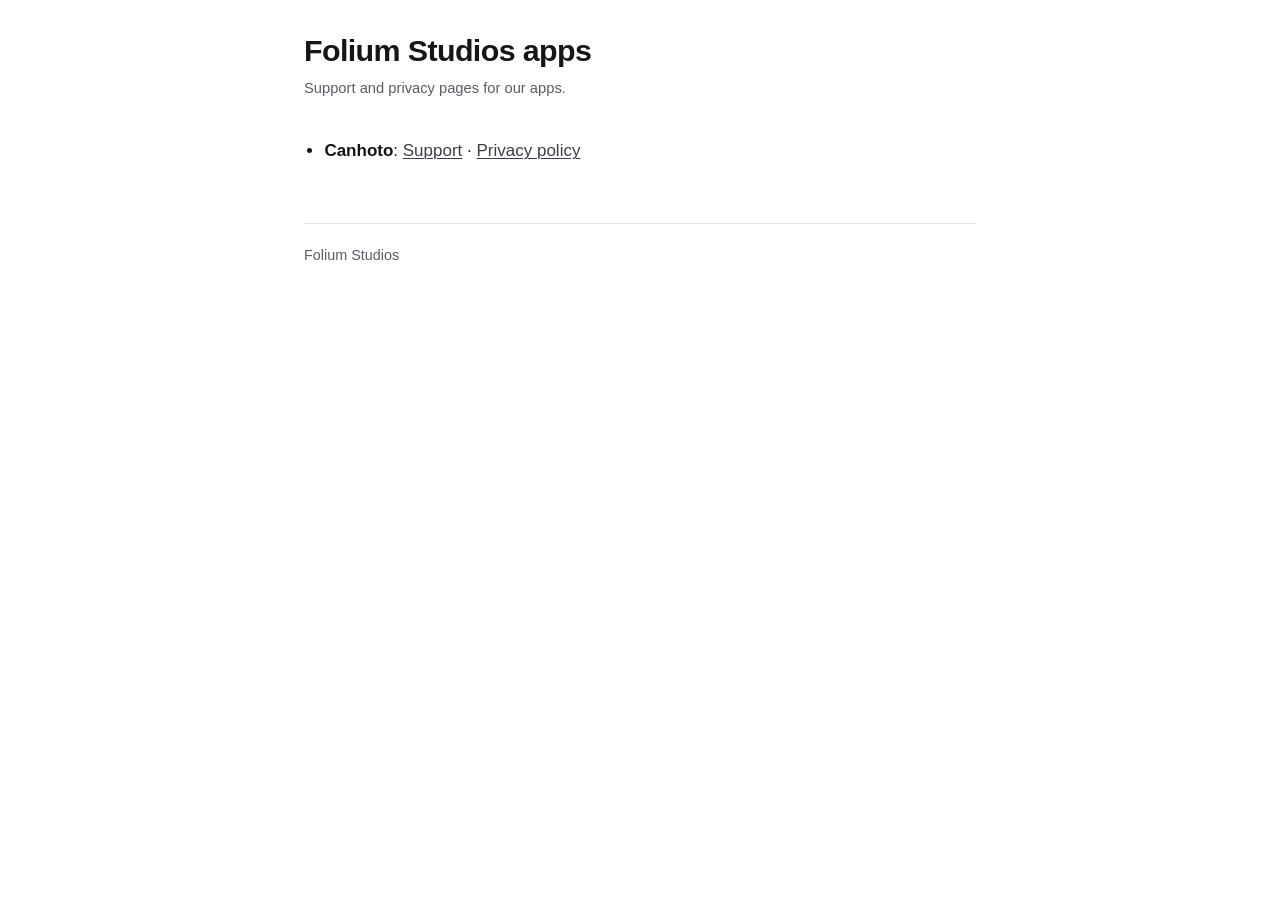
<file: index.html>
<!DOCTYPE html>
<html lang="en">
<head>
<meta charset="utf-8">
<meta name="viewport" content="width=device-width, initial-scale=1">
<title>Apps · Folium Studios</title>
<meta name="description" content="Support and privacy pages for the Folium Studios apps.">
<link rel="stylesheet" href="style.css">
</head>
<body>
<main>
<h1>Folium Studios apps</h1>
<p class="date">Support and privacy pages for our apps.</p>
<ul>
  <li><strong>Canhoto</strong>: <a href="canhoto/support/">Support</a> · <a href="canhoto/privacy/">Privacy policy</a></li>
</ul>
<footer>Folium Studios</footer>
</main>
</body>
</html>
</file>
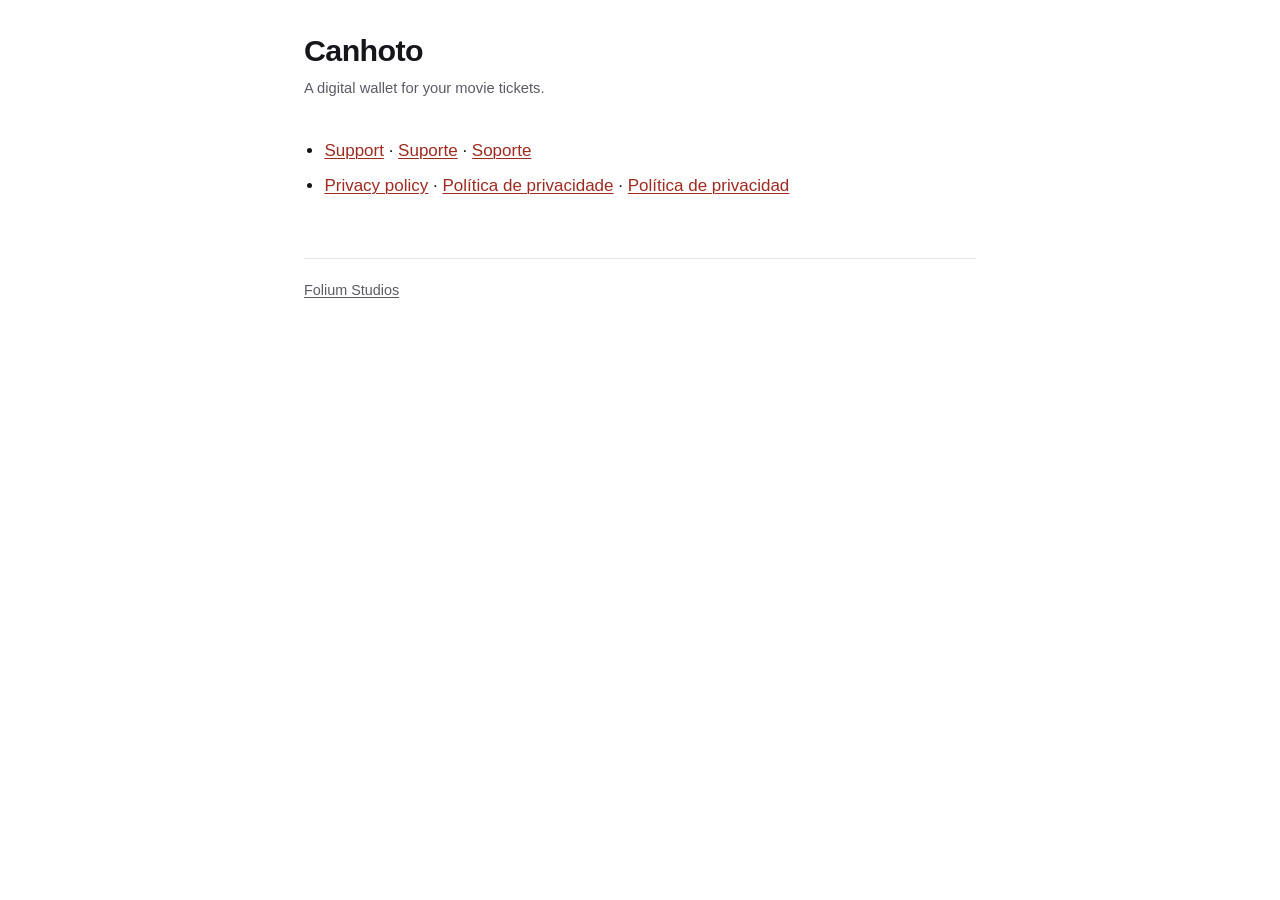
<file: canhoto/index.html>
<!DOCTYPE html>
<html lang="en" class="app-canhoto">
<head>
<meta charset="utf-8">
<meta name="viewport" content="width=device-width, initial-scale=1">
<title>Canhoto · Folium Studios</title>
<meta name="description" content="Canhoto, a digital wallet for your movie tickets, by Folium Studios.">
<link rel="stylesheet" href="../style.css">
</head>
<body>
<main>
<h1>Canhoto</h1>
<p class="date">A digital wallet for your movie tickets.</p>
<ul>
  <li><a href="support/">Support</a> · <a href="support/pt/" lang="pt-BR">Suporte</a> · <a href="support/es/" lang="es">Soporte</a></li>
  <li><a href="privacy/">Privacy policy</a> · <a href="privacy/pt/" lang="pt-BR">Política de privacidade</a> · <a href="privacy/es/" lang="es">Política de privacidad</a></li>
</ul>
<footer><a href="../">Folium Studios</a></footer>
</main>
</body>
</html>
</file>
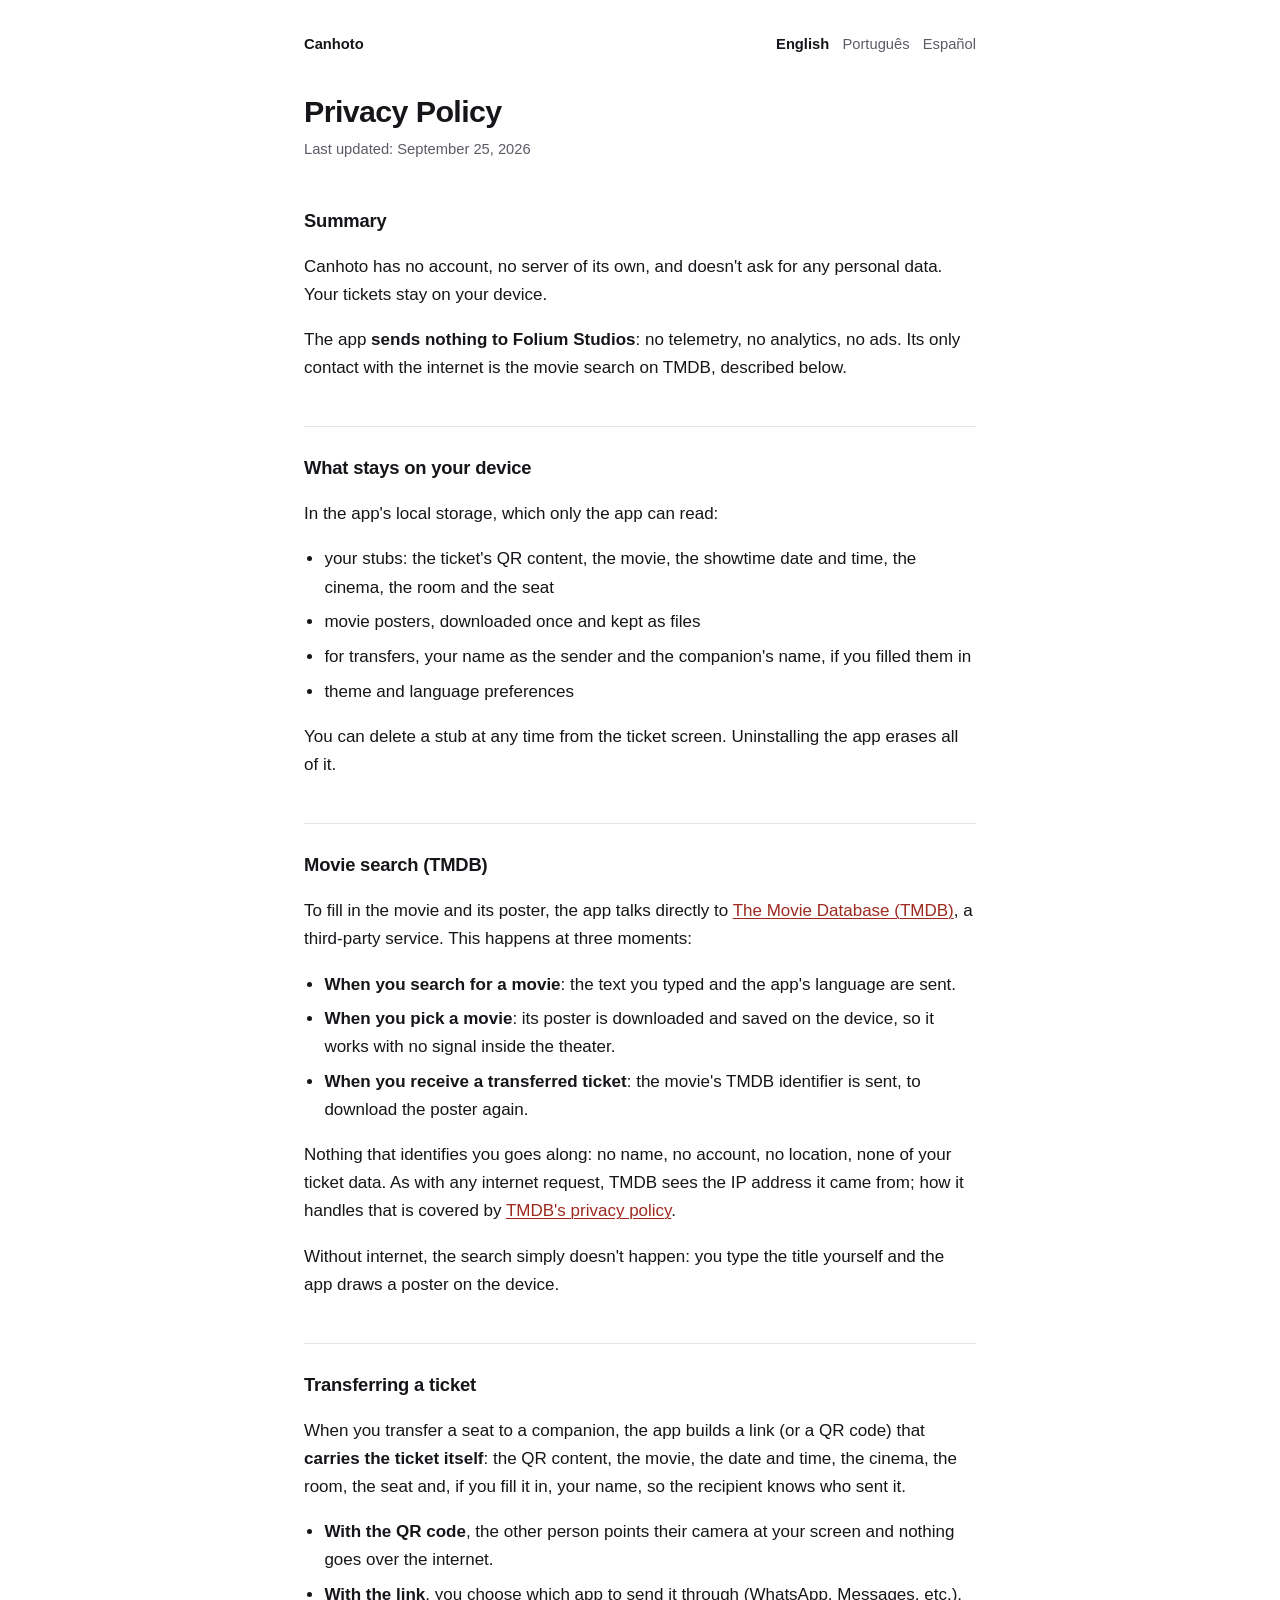
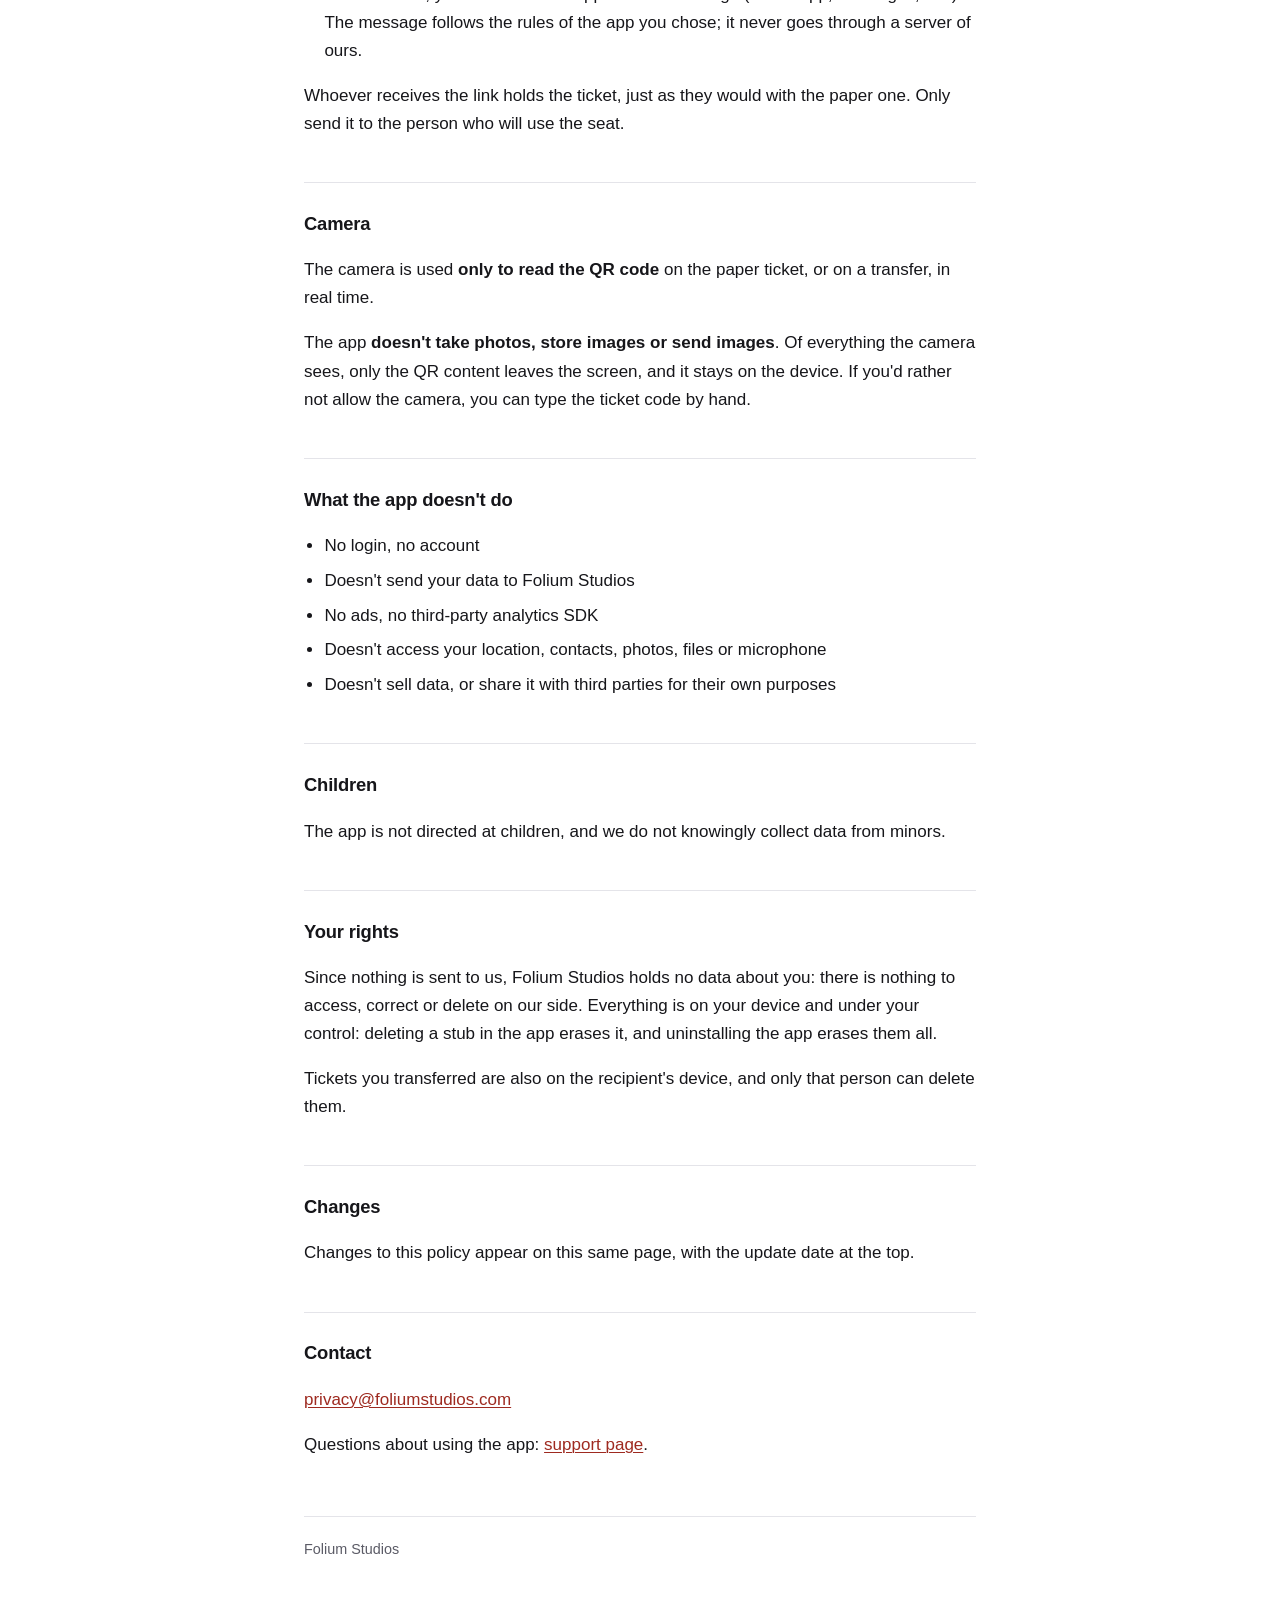
<file: canhoto/privacy/index.html>
<!DOCTYPE html>
<html lang="en" class="app-canhoto">
<head>
<meta charset="utf-8">
<meta name="viewport" content="width=device-width, initial-scale=1">
<title>Privacy Policy · Canhoto</title>
<meta name="description" content="Privacy policy for Canhoto, by Folium Studios.">
<link rel="canonical" href="https://apps.foliumstudios.com/canhoto/privacy/">
<link rel="alternate" hreflang="en" href="https://apps.foliumstudios.com/canhoto/privacy/">
<link rel="alternate" hreflang="pt-BR" href="https://apps.foliumstudios.com/canhoto/privacy/pt/">
<link rel="alternate" hreflang="es" href="https://apps.foliumstudios.com/canhoto/privacy/es/">
<link rel="alternate" hreflang="x-default" href="https://apps.foliumstudios.com/canhoto/privacy/">
<link rel="stylesheet" href="../../style.css">
</head>
<body>

<nav class="top">
  <a class="app" href="../">Canhoto</a>
  <ul class="langs">
    <li><a href="./" hreflang="en" lang="en" aria-current="page">English</a></li>
    <li><a href="pt/" hreflang="pt-BR" lang="pt-BR">Português</a></li>
    <li><a href="es/" hreflang="es" lang="es">Español</a></li>
  </ul>
</nav>

<main>

<h1>Privacy Policy</h1>
<p class="date">Last updated: September 25, 2026</p>

<h2>Summary</h2>
<p>Canhoto has no account, no server of its own, and doesn't ask for any
personal data. Your tickets stay on your device.</p>
<p>The app <strong>sends nothing to Folium Studios</strong>: no telemetry, no
analytics, no ads. Its only contact with the internet is the movie search on
TMDB, described below.</p>

<h2>What stays on your device</h2>
<p>In the app's local storage, which only the app can read:</p>
<ul>
  <li>your stubs: the ticket's QR content, the movie, the showtime date and
      time, the cinema, the room and the seat</li>
  <li>movie posters, downloaded once and kept as files</li>
  <li>for transfers, your name as the sender and the companion's name, if you
      filled them in</li>
  <li>theme and language preferences</li>
</ul>
<p>You can delete a stub at any time from the ticket screen. Uninstalling the
app erases all of it.</p>

<h2>Movie search (TMDB)</h2>
<p>To fill in the movie and its poster, the app talks directly to
<a href="https://www.themoviedb.org/">The Movie Database (TMDB)</a>, a
third-party service. This happens at three moments:</p>
<ul>
  <li><strong>When you search for a movie</strong>: the text you typed and the
      app's language are sent.</li>
  <li><strong>When you pick a movie</strong>: its poster is downloaded and
      saved on the device, so it works with no signal inside the theater.</li>
  <li><strong>When you receive a transferred ticket</strong>: the movie's TMDB
      identifier is sent, to download the poster again.</li>
</ul>
<p>Nothing that identifies you goes along: no name, no account, no location,
none of your ticket data. As with any internet request, TMDB sees the IP
address it came from; how it handles that is covered by
<a href="https://www.themoviedb.org/privacy-policy">TMDB's privacy
policy</a>.</p>
<p>Without internet, the search simply doesn't happen: you type the title
yourself and the app draws a poster on the device.</p>

<h2>Transferring a ticket</h2>
<p>When you transfer a seat to a companion, the app builds a link (or a QR
code) that <strong>carries the ticket itself</strong>: the QR content, the
movie, the date and time, the cinema, the room, the seat and, if you fill it
in, your name, so the recipient knows who sent it.</p>
<ul>
  <li><strong>With the QR code</strong>, the other person points their camera
      at your screen and nothing goes over the internet.</li>
  <li><strong>With the link</strong>, you choose which app to send it through
      (WhatsApp, Messages, etc.). The message follows the rules of the app you
      chose; it never goes through a server of ours.</li>
</ul>
<p>Whoever receives the link holds the ticket, just as they would with the
paper one. Only send it to the person who will use the seat.</p>

<h2>Camera</h2>
<p>The camera is used <strong>only to read the QR code</strong> on the paper
ticket, or on a transfer, in real time.</p>
<p>The app <strong>doesn't take photos, store images or send images</strong>.
Of everything the camera sees, only the QR content leaves the screen, and it
stays on the device. If you'd rather not allow the camera, you can type the
ticket code by hand.</p>

<h2>What the app doesn't do</h2>
<ul>
  <li>No login, no account</li>
  <li>Doesn't send your data to Folium Studios</li>
  <li>No ads, no third-party analytics SDK</li>
  <li>Doesn't access your location, contacts, photos, files or microphone</li>
  <li>Doesn't sell data, or share it with third parties for their own purposes</li>
</ul>

<h2>Children</h2>
<p>The app is not directed at children, and we do not knowingly collect data
from minors.</p>

<h2>Your rights</h2>
<p>Since nothing is sent to us, Folium Studios holds no data about you: there
is nothing to access, correct or delete on our side. Everything is on your
device and under your control: deleting a stub in the app erases it, and
uninstalling the app erases them all.</p>
<p>Tickets you transferred are also on the recipient's device, and only that
person can delete them.</p>

<h2>Changes</h2>
<p>Changes to this policy appear on this same page, with the update date at
the top.</p>

<h2>Contact</h2>
<p><a href="mailto:privacy@foliumstudios.com">privacy@foliumstudios.com</a></p>
<p>Questions about using the app: <a href="../support/">support page</a>.</p>

<footer>Folium Studios</footer>

</main>
</body>
</html>
</file>
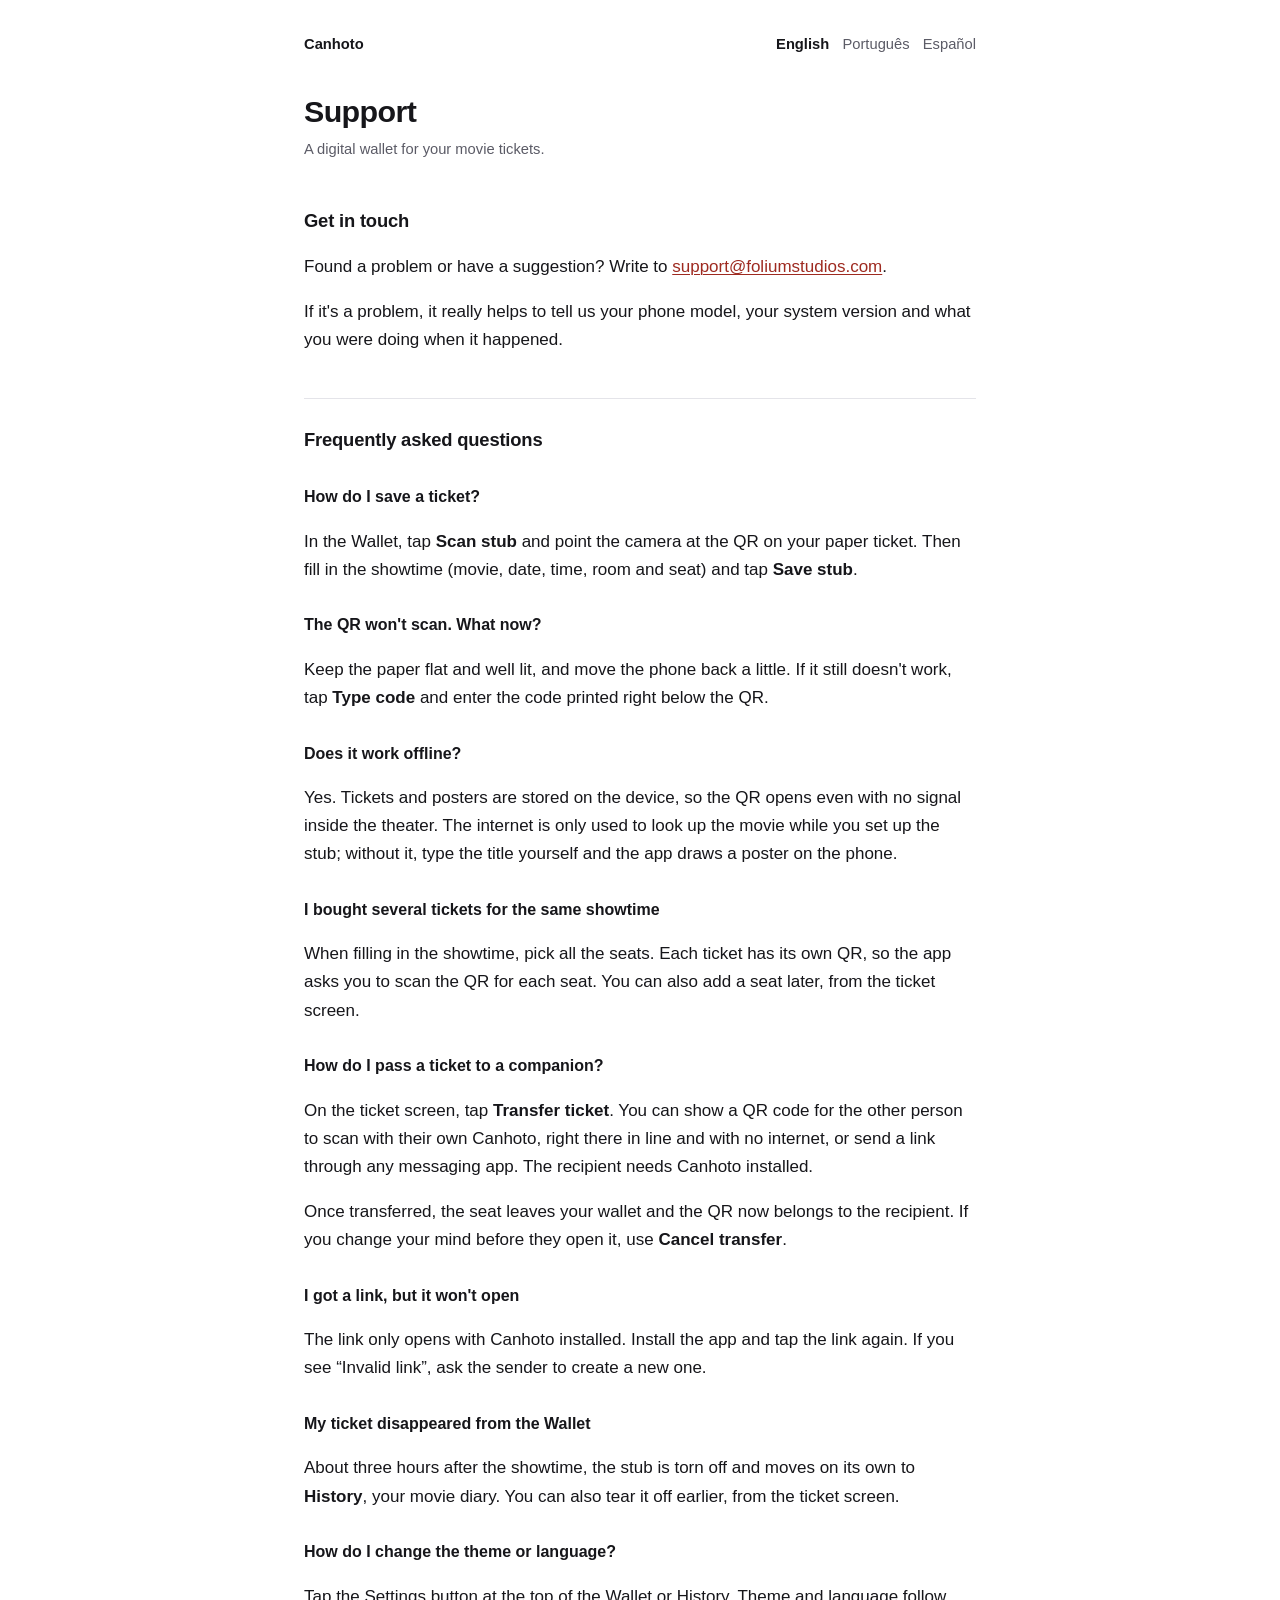
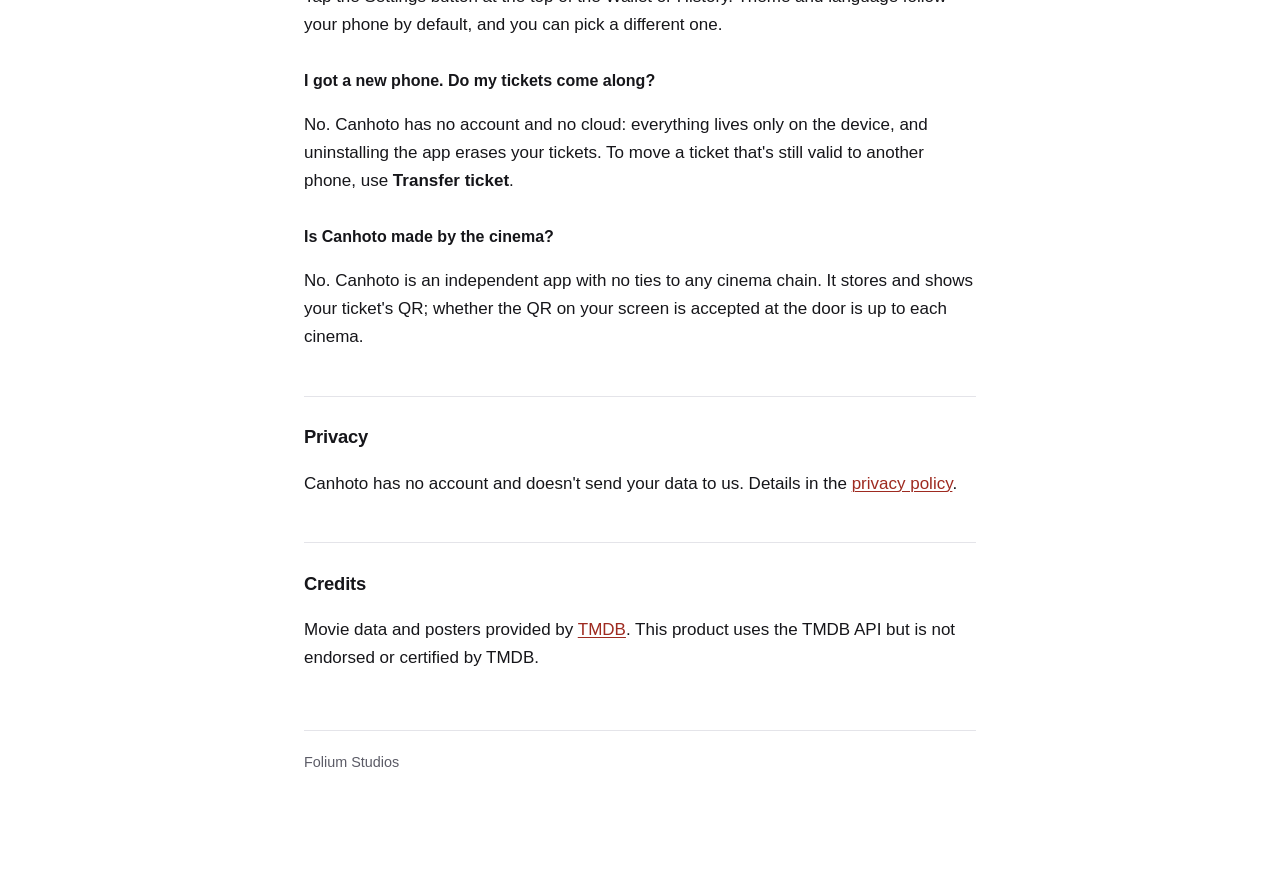
<file: canhoto/support/index.html>
<!DOCTYPE html>
<html lang="en" class="app-canhoto">
<head>
<meta charset="utf-8">
<meta name="viewport" content="width=device-width, initial-scale=1">
<title>Support · Canhoto</title>
<meta name="description" content="Support and frequently asked questions for Canhoto, by Folium Studios.">
<link rel="canonical" href="https://apps.foliumstudios.com/canhoto/support/">
<link rel="alternate" hreflang="en" href="https://apps.foliumstudios.com/canhoto/support/">
<link rel="alternate" hreflang="pt-BR" href="https://apps.foliumstudios.com/canhoto/support/pt/">
<link rel="alternate" hreflang="es" href="https://apps.foliumstudios.com/canhoto/support/es/">
<link rel="alternate" hreflang="x-default" href="https://apps.foliumstudios.com/canhoto/support/">
<link rel="stylesheet" href="../../style.css">
</head>
<body>

<nav class="top">
  <a class="app" href="../">Canhoto</a>
  <ul class="langs">
    <li><a href="./" hreflang="en" lang="en" aria-current="page">English</a></li>
    <li><a href="pt/" hreflang="pt-BR" lang="pt-BR">Português</a></li>
    <li><a href="es/" hreflang="es" lang="es">Español</a></li>
  </ul>
</nav>

<main>

<h1>Support</h1>
<p class="date">A digital wallet for your movie tickets.</p>

<h2>Get in touch</h2>
<p>Found a problem or have a suggestion? Write to
<a href="mailto:support@foliumstudios.com">support@foliumstudios.com</a>.</p>
<p>If it's a problem, it really helps to tell us your phone model, your
system version and what you were doing when it happened.</p>

<h2>Frequently asked questions</h2>

<h3>How do I save a ticket?</h3>
<p>In the Wallet, tap <strong>Scan stub</strong> and point the camera at the
QR on your paper ticket. Then fill in the showtime (movie, date, time, room
and seat) and tap <strong>Save stub</strong>.</p>

<h3>The QR won't scan. What now?</h3>
<p>Keep the paper flat and well lit, and move the phone back a little. If it
still doesn't work, tap <strong>Type code</strong> and enter the code printed
right below the QR.</p>

<h3>Does it work offline?</h3>
<p>Yes. Tickets and posters are stored on the device, so the QR opens even
with no signal inside the theater. The internet is only used to look up the
movie while you set up the stub; without it, type the title yourself and the
app draws a poster on the phone.</p>

<h3>I bought several tickets for the same showtime</h3>
<p>When filling in the showtime, pick all the seats. Each ticket has its own
QR, so the app asks you to scan the QR for each seat. You can also add a seat
later, from the ticket screen.</p>

<h3>How do I pass a ticket to a companion?</h3>
<p>On the ticket screen, tap <strong>Transfer ticket</strong>. You can show a
QR code for the other person to scan with their own Canhoto, right there in
line and with no internet, or send a link through any messaging app. The
recipient needs Canhoto installed.</p>
<p>Once transferred, the seat leaves your wallet and the QR now belongs to the
recipient. If you change your mind before they open it, use
<strong>Cancel transfer</strong>.</p>

<h3>I got a link, but it won't open</h3>
<p>The link only opens with Canhoto installed. Install the app and tap the
link again. If you see “Invalid link”, ask the sender to create a new one.</p>

<h3>My ticket disappeared from the Wallet</h3>
<p>About three hours after the showtime, the stub is torn off and moves on its
own to <strong>History</strong>, your movie diary. You can also tear it off
earlier, from the ticket screen.</p>

<h3>How do I change the theme or language?</h3>
<p>Tap the Settings button at the top of the Wallet or History. Theme and
language follow your phone by default, and you can pick a different one.</p>

<h3>I got a new phone. Do my tickets come along?</h3>
<p>No. Canhoto has no account and no cloud: everything lives only on the
device, and uninstalling the app erases your tickets. To move a ticket that's
still valid to another phone, use <strong>Transfer ticket</strong>.</p>

<h3>Is Canhoto made by the cinema?</h3>
<p>No. Canhoto is an independent app with no ties to any cinema chain. It
stores and shows your ticket's QR; whether the QR on your screen is accepted
at the door is up to each cinema.</p>

<h2>Privacy</h2>
<p>Canhoto has no account and doesn't send your data to us. Details in the
<a href="../privacy/">privacy policy</a>.</p>

<h2>Credits</h2>
<p>Movie data and posters provided by
<a href="https://www.themoviedb.org/">TMDB</a>. This product uses the TMDB API
but is not endorsed or certified by TMDB.</p>

<footer>Folium Studios</footer>

</main>
</body>
</html>
</file>
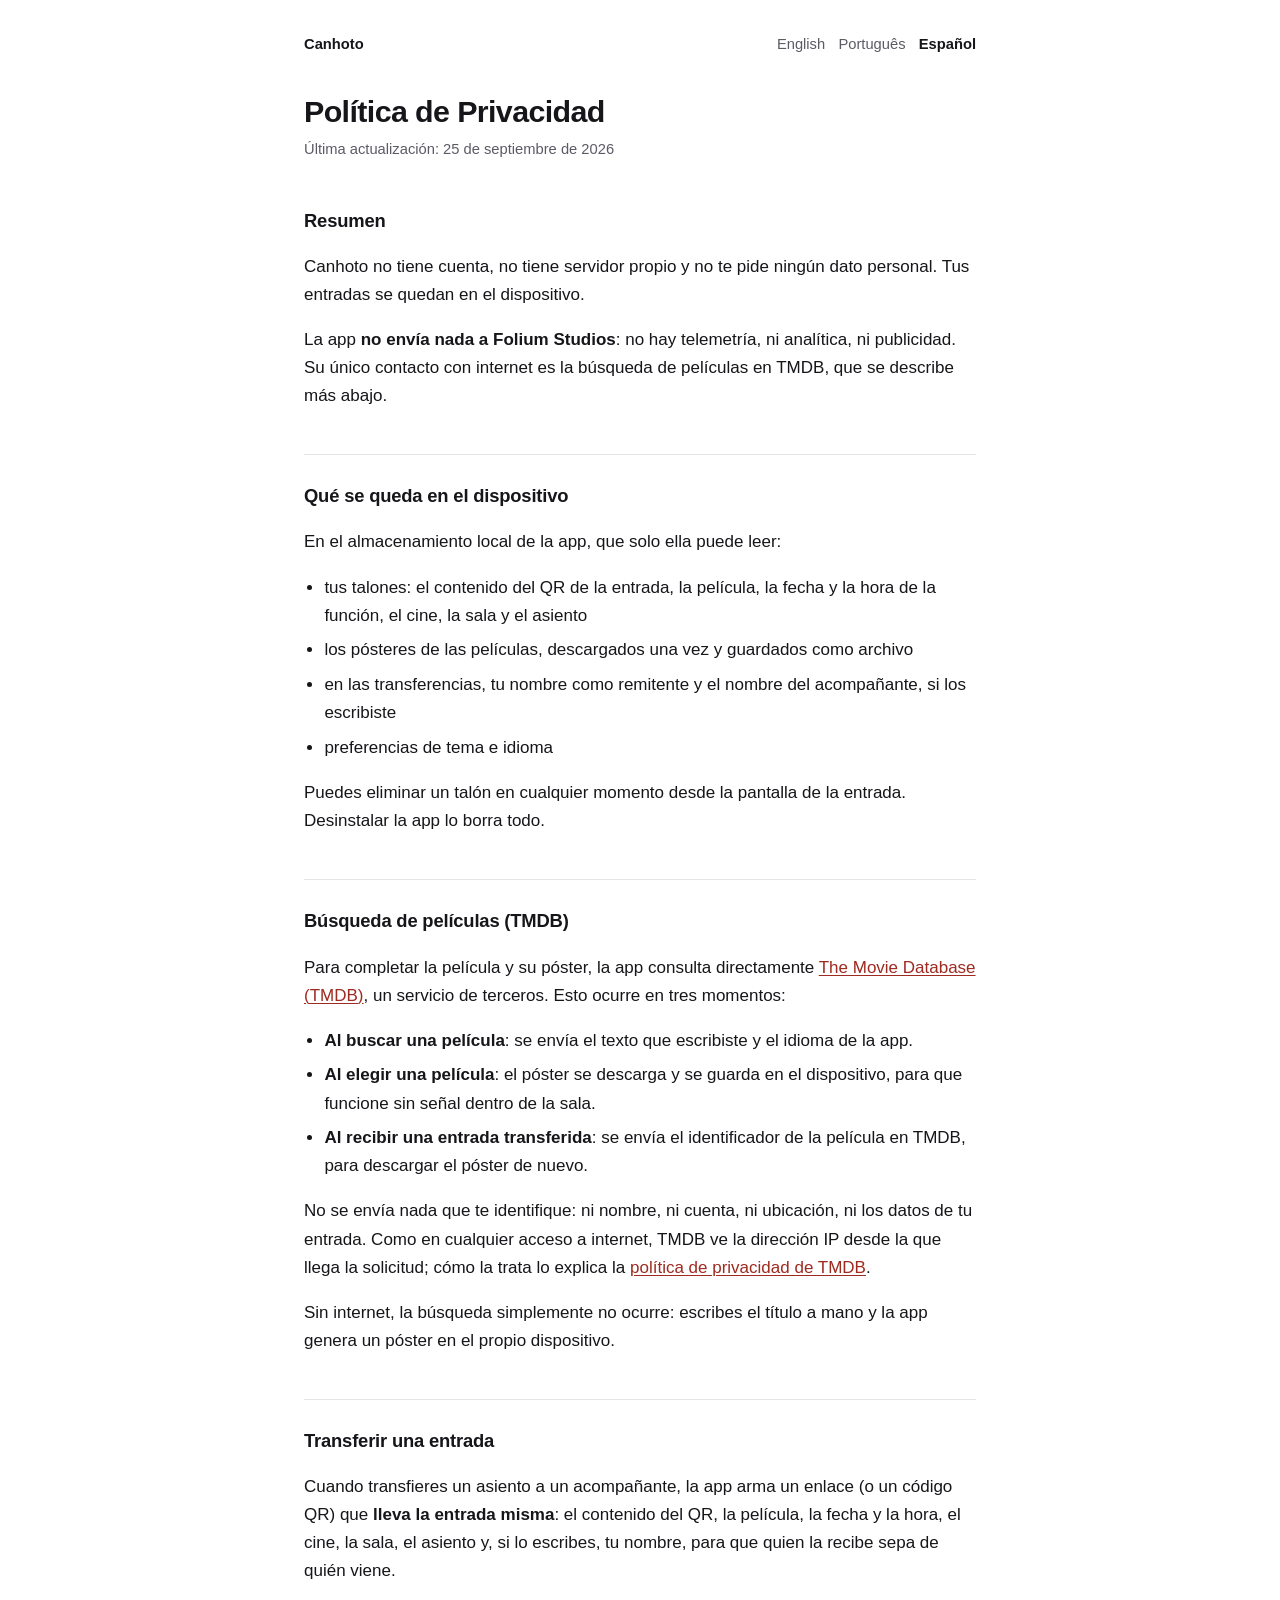
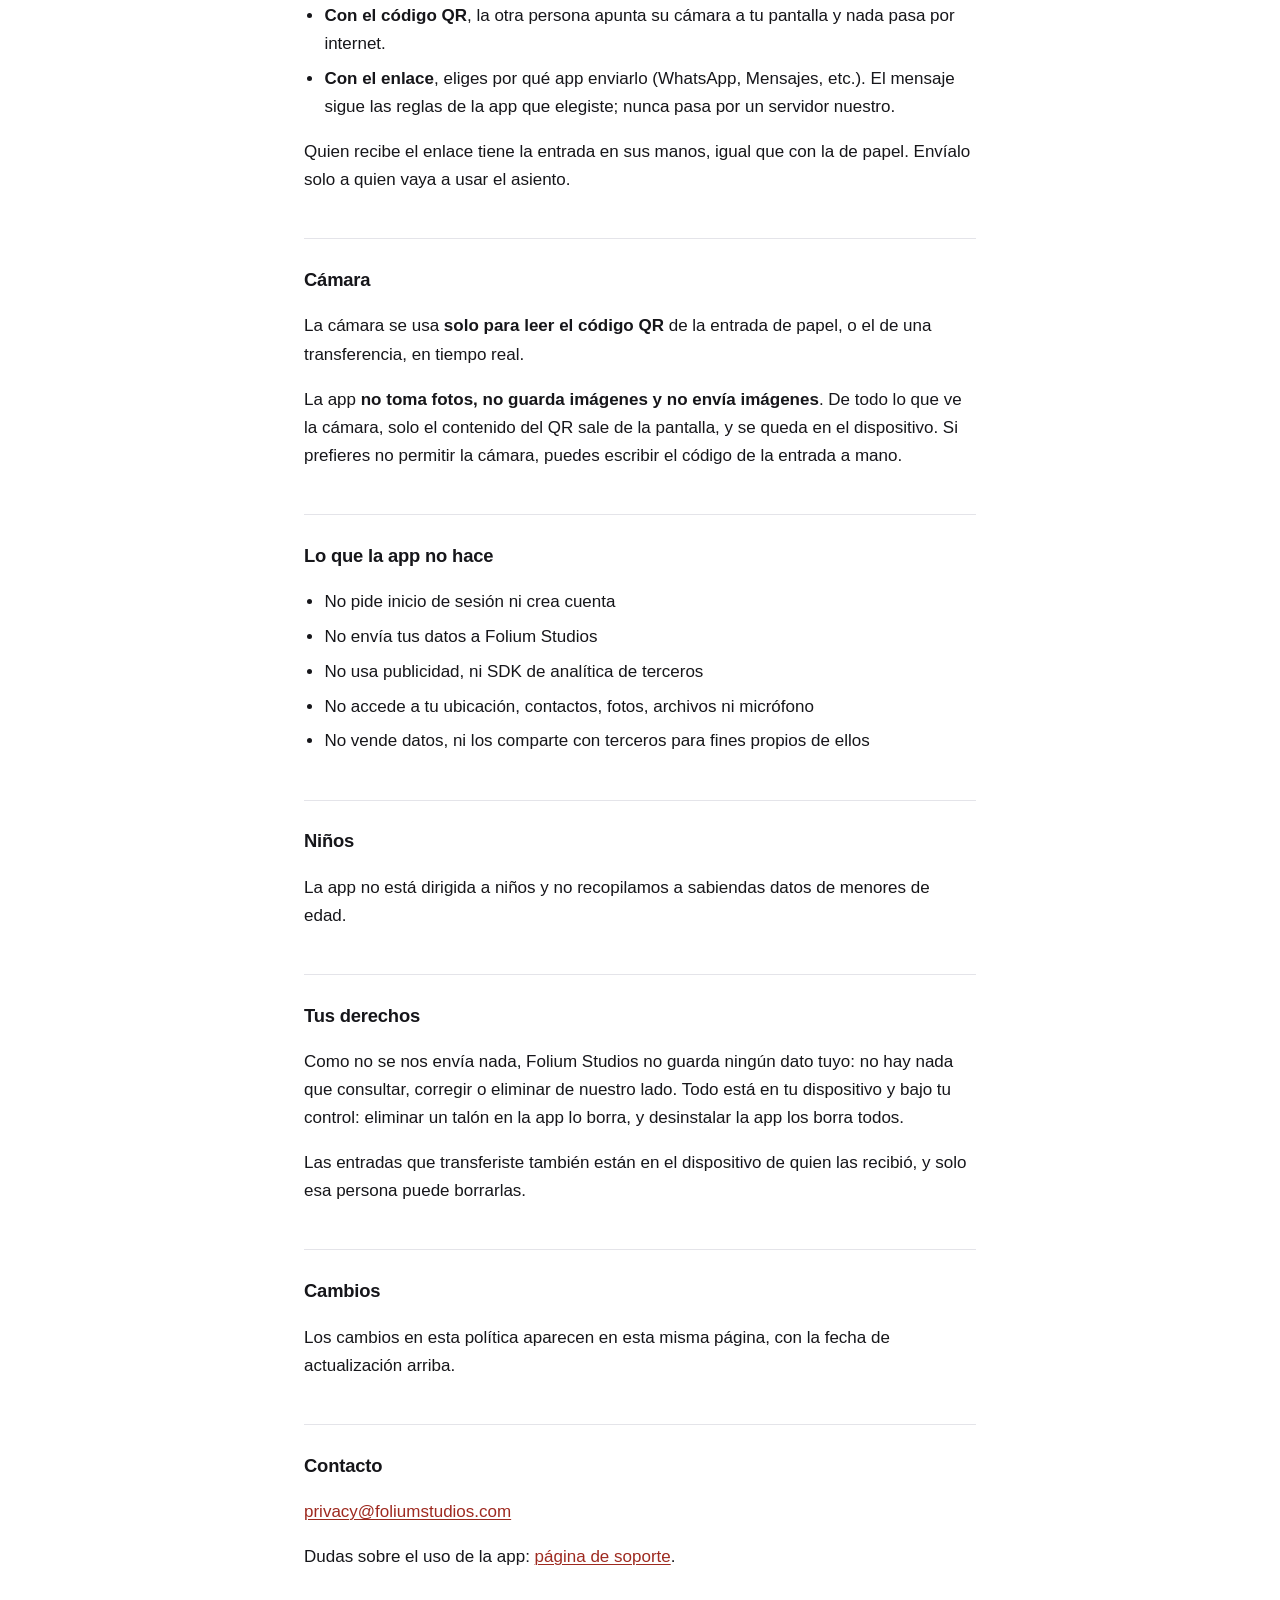
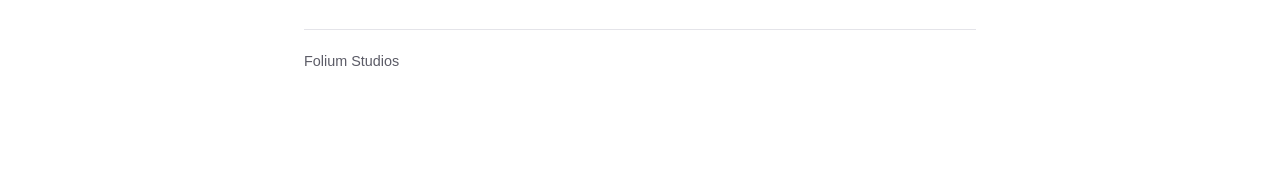
<file: canhoto/privacy/es/index.html>
<!DOCTYPE html>
<html lang="es" class="app-canhoto">
<head>
<meta charset="utf-8">
<meta name="viewport" content="width=device-width, initial-scale=1">
<title>Política de Privacidad · Canhoto</title>
<meta name="description" content="Política de privacidad de la app Canhoto, de Folium Studios.">
<link rel="canonical" href="https://apps.foliumstudios.com/canhoto/privacy/es/">
<link rel="alternate" hreflang="en" href="https://apps.foliumstudios.com/canhoto/privacy/">
<link rel="alternate" hreflang="pt-BR" href="https://apps.foliumstudios.com/canhoto/privacy/pt/">
<link rel="alternate" hreflang="es" href="https://apps.foliumstudios.com/canhoto/privacy/es/">
<link rel="alternate" hreflang="x-default" href="https://apps.foliumstudios.com/canhoto/privacy/">
<link rel="stylesheet" href="../../../style.css">
</head>
<body>

<nav class="top">
  <a class="app" href="../../">Canhoto</a>
  <ul class="langs">
    <li><a href="../" hreflang="en" lang="en">English</a></li>
    <li><a href="../pt/" hreflang="pt-BR" lang="pt-BR">Português</a></li>
    <li><a href="./" hreflang="es" lang="es" aria-current="page">Español</a></li>
  </ul>
</nav>

<main>

<h1>Política de Privacidad</h1>
<p class="date">Última actualización: 25 de septiembre de 2026</p>

<h2>Resumen</h2>
<p>Canhoto no tiene cuenta, no tiene servidor propio y no te pide ningún dato
personal. Tus entradas se quedan en el dispositivo.</p>
<p>La app <strong>no envía nada a Folium Studios</strong>: no hay telemetría,
ni analítica, ni publicidad. Su único contacto con internet es la búsqueda de
películas en TMDB, que se describe más abajo.</p>

<h2>Qué se queda en el dispositivo</h2>
<p>En el almacenamiento local de la app, que solo ella puede leer:</p>
<ul>
  <li>tus talones: el contenido del QR de la entrada, la película, la fecha y
      la hora de la función, el cine, la sala y el asiento</li>
  <li>los pósteres de las películas, descargados una vez y guardados como
      archivo</li>
  <li>en las transferencias, tu nombre como remitente y el nombre del
      acompañante, si los escribiste</li>
  <li>preferencias de tema e idioma</li>
</ul>
<p>Puedes eliminar un talón en cualquier momento desde la pantalla de la
entrada. Desinstalar la app lo borra todo.</p>

<h2>Búsqueda de películas (TMDB)</h2>
<p>Para completar la película y su póster, la app consulta directamente
<a href="https://www.themoviedb.org/">The Movie Database (TMDB)</a>, un
servicio de terceros. Esto ocurre en tres momentos:</p>
<ul>
  <li><strong>Al buscar una película</strong>: se envía el texto que
      escribiste y el idioma de la app.</li>
  <li><strong>Al elegir una película</strong>: el póster se descarga y se
      guarda en el dispositivo, para que funcione sin señal dentro de la
      sala.</li>
  <li><strong>Al recibir una entrada transferida</strong>: se envía el
      identificador de la película en TMDB, para descargar el póster de
      nuevo.</li>
</ul>
<p>No se envía nada que te identifique: ni nombre, ni cuenta, ni ubicación,
ni los datos de tu entrada. Como en cualquier acceso a internet, TMDB ve la
dirección IP desde la que llega la solicitud; cómo la trata lo explica la
<a href="https://www.themoviedb.org/privacy-policy">política de privacidad de
TMDB</a>.</p>
<p>Sin internet, la búsqueda simplemente no ocurre: escribes el título a mano
y la app genera un póster en el propio dispositivo.</p>

<h2>Transferir una entrada</h2>
<p>Cuando transfieres un asiento a un acompañante, la app arma un enlace (o un
código QR) que <strong>lleva la entrada misma</strong>: el contenido del QR,
la película, la fecha y la hora, el cine, la sala, el asiento y, si lo
escribes, tu nombre, para que quien la recibe sepa de quién viene.</p>
<ul>
  <li><strong>Con el código QR</strong>, la otra persona apunta su cámara a tu
      pantalla y nada pasa por internet.</li>
  <li><strong>Con el enlace</strong>, eliges por qué app enviarlo (WhatsApp,
      Mensajes, etc.). El mensaje sigue las reglas de la app que elegiste;
      nunca pasa por un servidor nuestro.</li>
</ul>
<p>Quien recibe el enlace tiene la entrada en sus manos, igual que con la de
papel. Envíalo solo a quien vaya a usar el asiento.</p>

<h2>Cámara</h2>
<p>La cámara se usa <strong>solo para leer el código QR</strong> de la entrada
de papel, o el de una transferencia, en tiempo real.</p>
<p>La app <strong>no toma fotos, no guarda imágenes y no envía
imágenes</strong>. De todo lo que ve la cámara, solo el contenido del QR sale
de la pantalla, y se queda en el dispositivo. Si prefieres no permitir la
cámara, puedes escribir el código de la entrada a mano.</p>

<h2>Lo que la app no hace</h2>
<ul>
  <li>No pide inicio de sesión ni crea cuenta</li>
  <li>No envía tus datos a Folium Studios</li>
  <li>No usa publicidad, ni SDK de analítica de terceros</li>
  <li>No accede a tu ubicación, contactos, fotos, archivos ni micrófono</li>
  <li>No vende datos, ni los comparte con terceros para fines propios de ellos</li>
</ul>

<h2>Niños</h2>
<p>La app no está dirigida a niños y no recopilamos a sabiendas datos de
menores de edad.</p>

<h2>Tus derechos</h2>
<p>Como no se nos envía nada, Folium Studios no guarda ningún dato tuyo: no
hay nada que consultar, corregir o eliminar de nuestro lado. Todo está en tu
dispositivo y bajo tu control: eliminar un talón en la app lo borra, y
desinstalar la app los borra todos.</p>
<p>Las entradas que transferiste también están en el dispositivo de quien las
recibió, y solo esa persona puede borrarlas.</p>

<h2>Cambios</h2>
<p>Los cambios en esta política aparecen en esta misma página, con la fecha de
actualización arriba.</p>

<h2>Contacto</h2>
<p><a href="mailto:privacy@foliumstudios.com">privacy@foliumstudios.com</a></p>
<p>Dudas sobre el uso de la app: <a href="../../support/es/">página de soporte</a>.</p>

<footer>Folium Studios</footer>

</main>
</body>
</html>
</file>
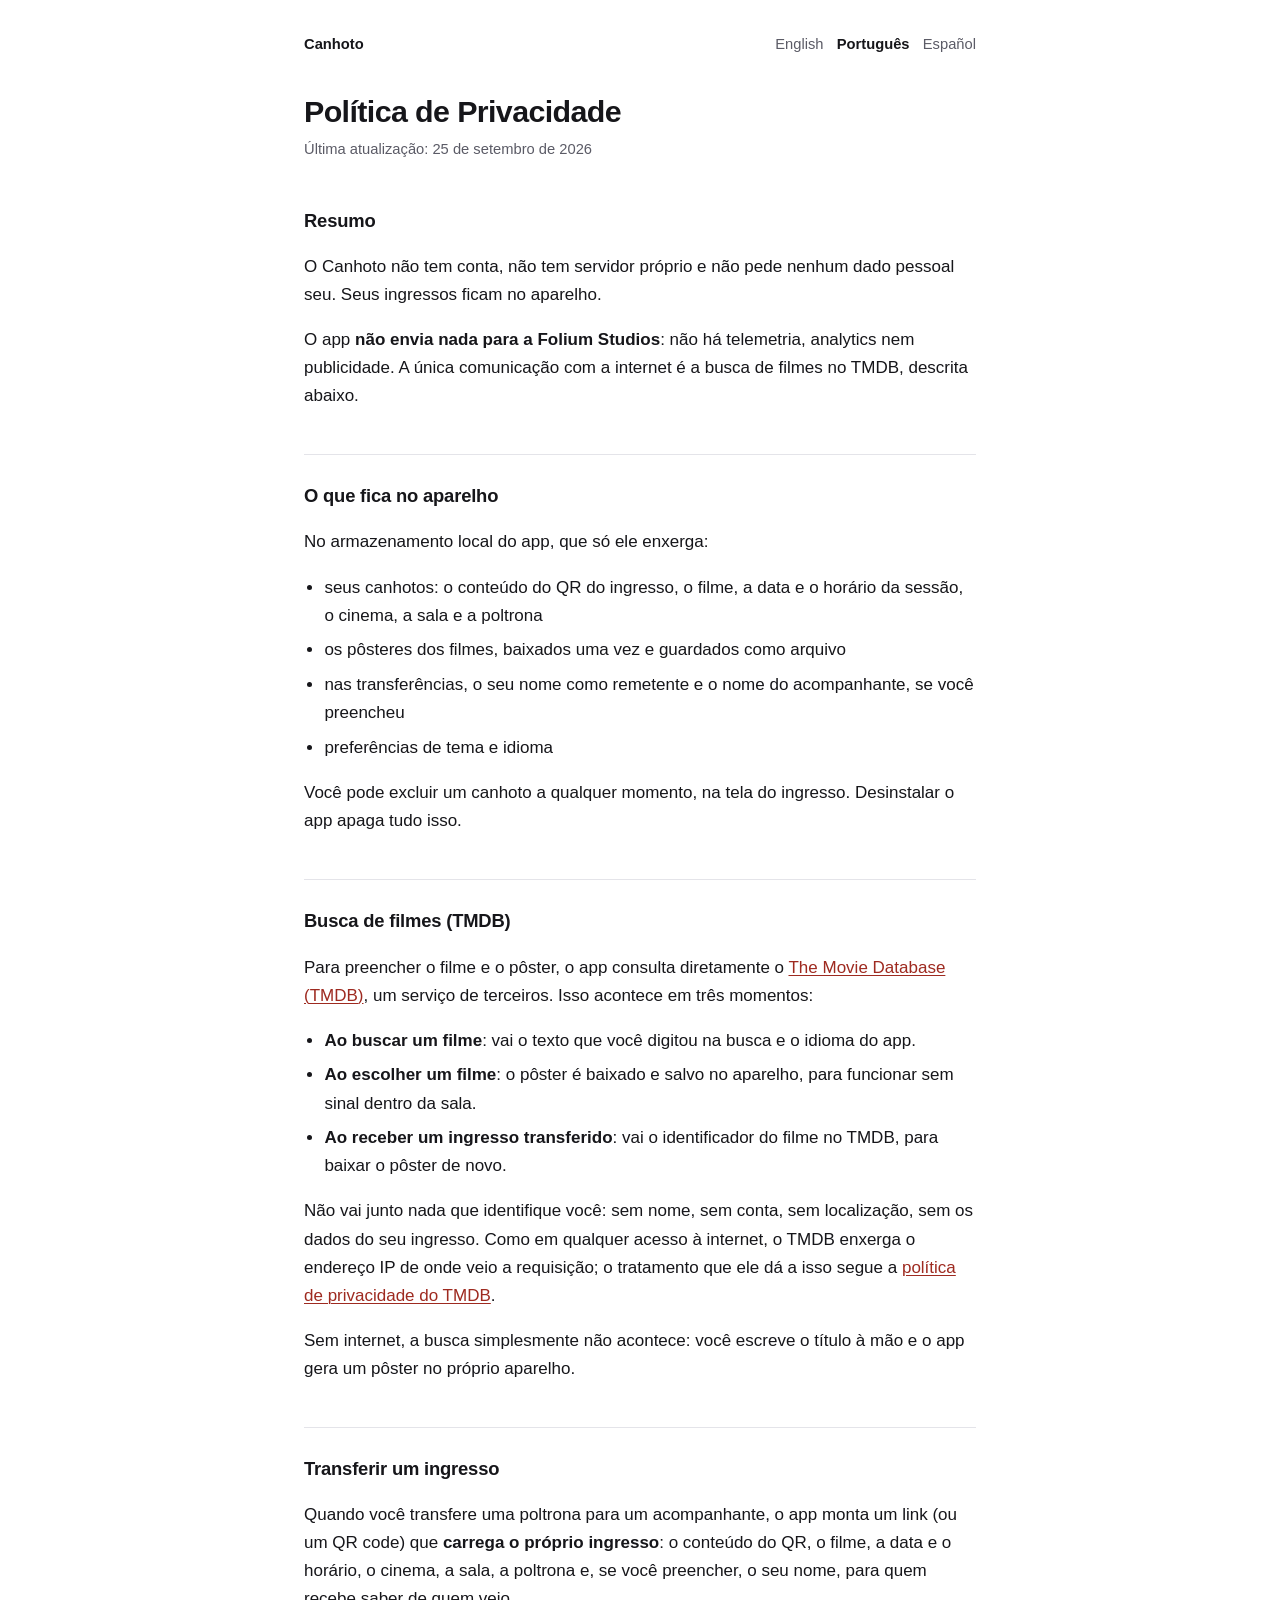
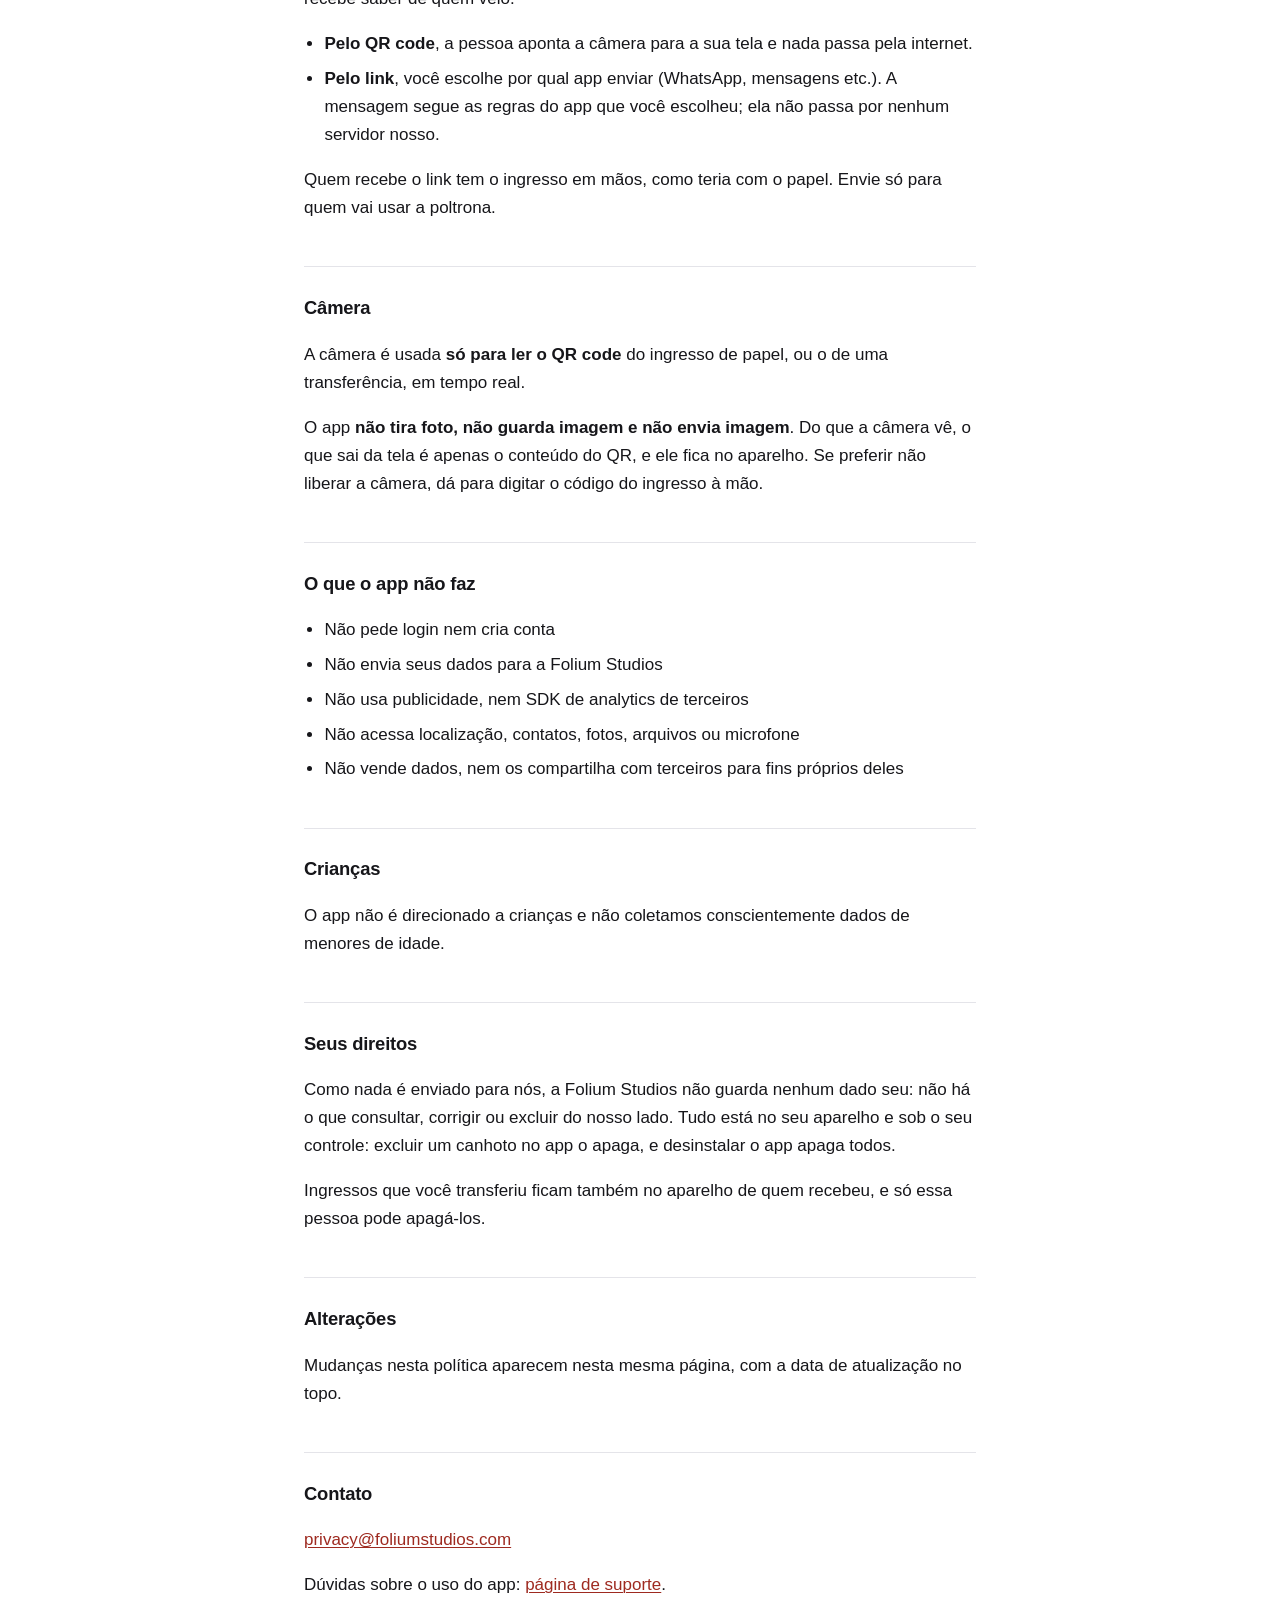
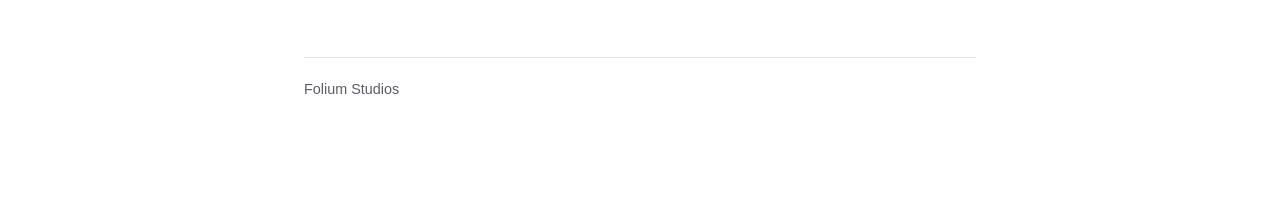
<file: canhoto/privacy/pt/index.html>
<!DOCTYPE html>
<html lang="pt-BR" class="app-canhoto">
<head>
<meta charset="utf-8">
<meta name="viewport" content="width=device-width, initial-scale=1">
<title>Política de Privacidade · Canhoto</title>
<meta name="description" content="Política de privacidade do app Canhoto, da Folium Studios.">
<link rel="canonical" href="https://apps.foliumstudios.com/canhoto/privacy/pt/">
<link rel="alternate" hreflang="en" href="https://apps.foliumstudios.com/canhoto/privacy/">
<link rel="alternate" hreflang="pt-BR" href="https://apps.foliumstudios.com/canhoto/privacy/pt/">
<link rel="alternate" hreflang="es" href="https://apps.foliumstudios.com/canhoto/privacy/es/">
<link rel="alternate" hreflang="x-default" href="https://apps.foliumstudios.com/canhoto/privacy/">
<link rel="stylesheet" href="../../../style.css">
</head>
<body>

<nav class="top">
  <a class="app" href="../../">Canhoto</a>
  <ul class="langs">
    <li><a href="../" hreflang="en" lang="en">English</a></li>
    <li><a href="./" hreflang="pt-BR" lang="pt-BR" aria-current="page">Português</a></li>
    <li><a href="../es/" hreflang="es" lang="es">Español</a></li>
  </ul>
</nav>

<main>

<h1>Política de Privacidade</h1>
<p class="date">Última atualização: 25 de setembro de 2026</p>

<h2>Resumo</h2>
<p>O Canhoto não tem conta, não tem servidor próprio e não pede nenhum dado
pessoal seu. Seus ingressos ficam no aparelho.</p>
<p>O app <strong>não envia nada para a Folium Studios</strong>: não há
telemetria, analytics nem publicidade. A única comunicação com a internet é a
busca de filmes no TMDB, descrita abaixo.</p>

<h2>O que fica no aparelho</h2>
<p>No armazenamento local do app, que só ele enxerga:</p>
<ul>
  <li>seus canhotos: o conteúdo do QR do ingresso, o filme, a data e o horário
      da sessão, o cinema, a sala e a poltrona</li>
  <li>os pôsteres dos filmes, baixados uma vez e guardados como arquivo</li>
  <li>nas transferências, o seu nome como remetente e o nome do acompanhante,
      se você preencheu</li>
  <li>preferências de tema e idioma</li>
</ul>
<p>Você pode excluir um canhoto a qualquer momento, na tela do ingresso.
Desinstalar o app apaga tudo isso.</p>

<h2>Busca de filmes (TMDB)</h2>
<p>Para preencher o filme e o pôster, o app consulta diretamente o
<a href="https://www.themoviedb.org/">The Movie Database (TMDB)</a>, um
serviço de terceiros. Isso acontece em três momentos:</p>
<ul>
  <li><strong>Ao buscar um filme</strong>: vai o texto que você digitou na
      busca e o idioma do app.</li>
  <li><strong>Ao escolher um filme</strong>: o pôster é baixado e salvo no
      aparelho, para funcionar sem sinal dentro da sala.</li>
  <li><strong>Ao receber um ingresso transferido</strong>: vai o
      identificador do filme no TMDB, para baixar o pôster de novo.</li>
</ul>
<p>Não vai junto nada que identifique você: sem nome, sem conta, sem
localização, sem os dados do seu ingresso. Como em qualquer acesso à
internet, o TMDB enxerga o endereço IP de onde veio a requisição; o
tratamento que ele dá a isso segue a
<a href="https://www.themoviedb.org/privacy-policy">política de privacidade
do TMDB</a>.</p>
<p>Sem internet, a busca simplesmente não acontece: você escreve o título à
mão e o app gera um pôster no próprio aparelho.</p>

<h2>Transferir um ingresso</h2>
<p>Quando você transfere uma poltrona para um acompanhante, o app monta um
link (ou um QR code) que <strong>carrega o próprio ingresso</strong>: o
conteúdo do QR, o filme, a data e o horário, o cinema, a sala, a poltrona e,
se você preencher, o seu nome, para quem recebe saber de quem veio.</p>
<ul>
  <li><strong>Pelo QR code</strong>, a pessoa aponta a câmera para a sua tela
      e nada passa pela internet.</li>
  <li><strong>Pelo link</strong>, você escolhe por qual app enviar (WhatsApp,
      mensagens etc.). A mensagem segue as regras do app que você escolheu;
      ela não passa por nenhum servidor nosso.</li>
</ul>
<p>Quem recebe o link tem o ingresso em mãos, como teria com o papel. Envie
só para quem vai usar a poltrona.</p>

<h2>Câmera</h2>
<p>A câmera é usada <strong>só para ler o QR code</strong> do ingresso de
papel, ou o de uma transferência, em tempo real.</p>
<p>O app <strong>não tira foto, não guarda imagem e não envia imagem</strong>.
Do que a câmera vê, o que sai da tela é apenas o conteúdo do QR, e ele fica
no aparelho. Se preferir não liberar a câmera, dá para digitar o código do
ingresso à mão.</p>

<h2>O que o app não faz</h2>
<ul>
  <li>Não pede login nem cria conta</li>
  <li>Não envia seus dados para a Folium Studios</li>
  <li>Não usa publicidade, nem SDK de analytics de terceiros</li>
  <li>Não acessa localização, contatos, fotos, arquivos ou microfone</li>
  <li>Não vende dados, nem os compartilha com terceiros para fins próprios deles</li>
</ul>

<h2>Crianças</h2>
<p>O app não é direcionado a crianças e não coletamos conscientemente dados de
menores de idade.</p>

<h2>Seus direitos</h2>
<p>Como nada é enviado para nós, a Folium Studios não guarda nenhum dado seu:
não há o que consultar, corrigir ou excluir do nosso lado. Tudo está no seu
aparelho e sob o seu controle: excluir um canhoto no app o apaga, e
desinstalar o app apaga todos.</p>
<p>Ingressos que você transferiu ficam também no aparelho de quem recebeu, e
só essa pessoa pode apagá-los.</p>

<h2>Alterações</h2>
<p>Mudanças nesta política aparecem nesta mesma página, com a data de
atualização no topo.</p>

<h2>Contato</h2>
<p><a href="mailto:privacy@foliumstudios.com">privacy@foliumstudios.com</a></p>
<p>Dúvidas sobre o uso do app: <a href="../../support/pt/">página de suporte</a>.</p>

<footer>Folium Studios</footer>

</main>
</body>
</html>
</file>
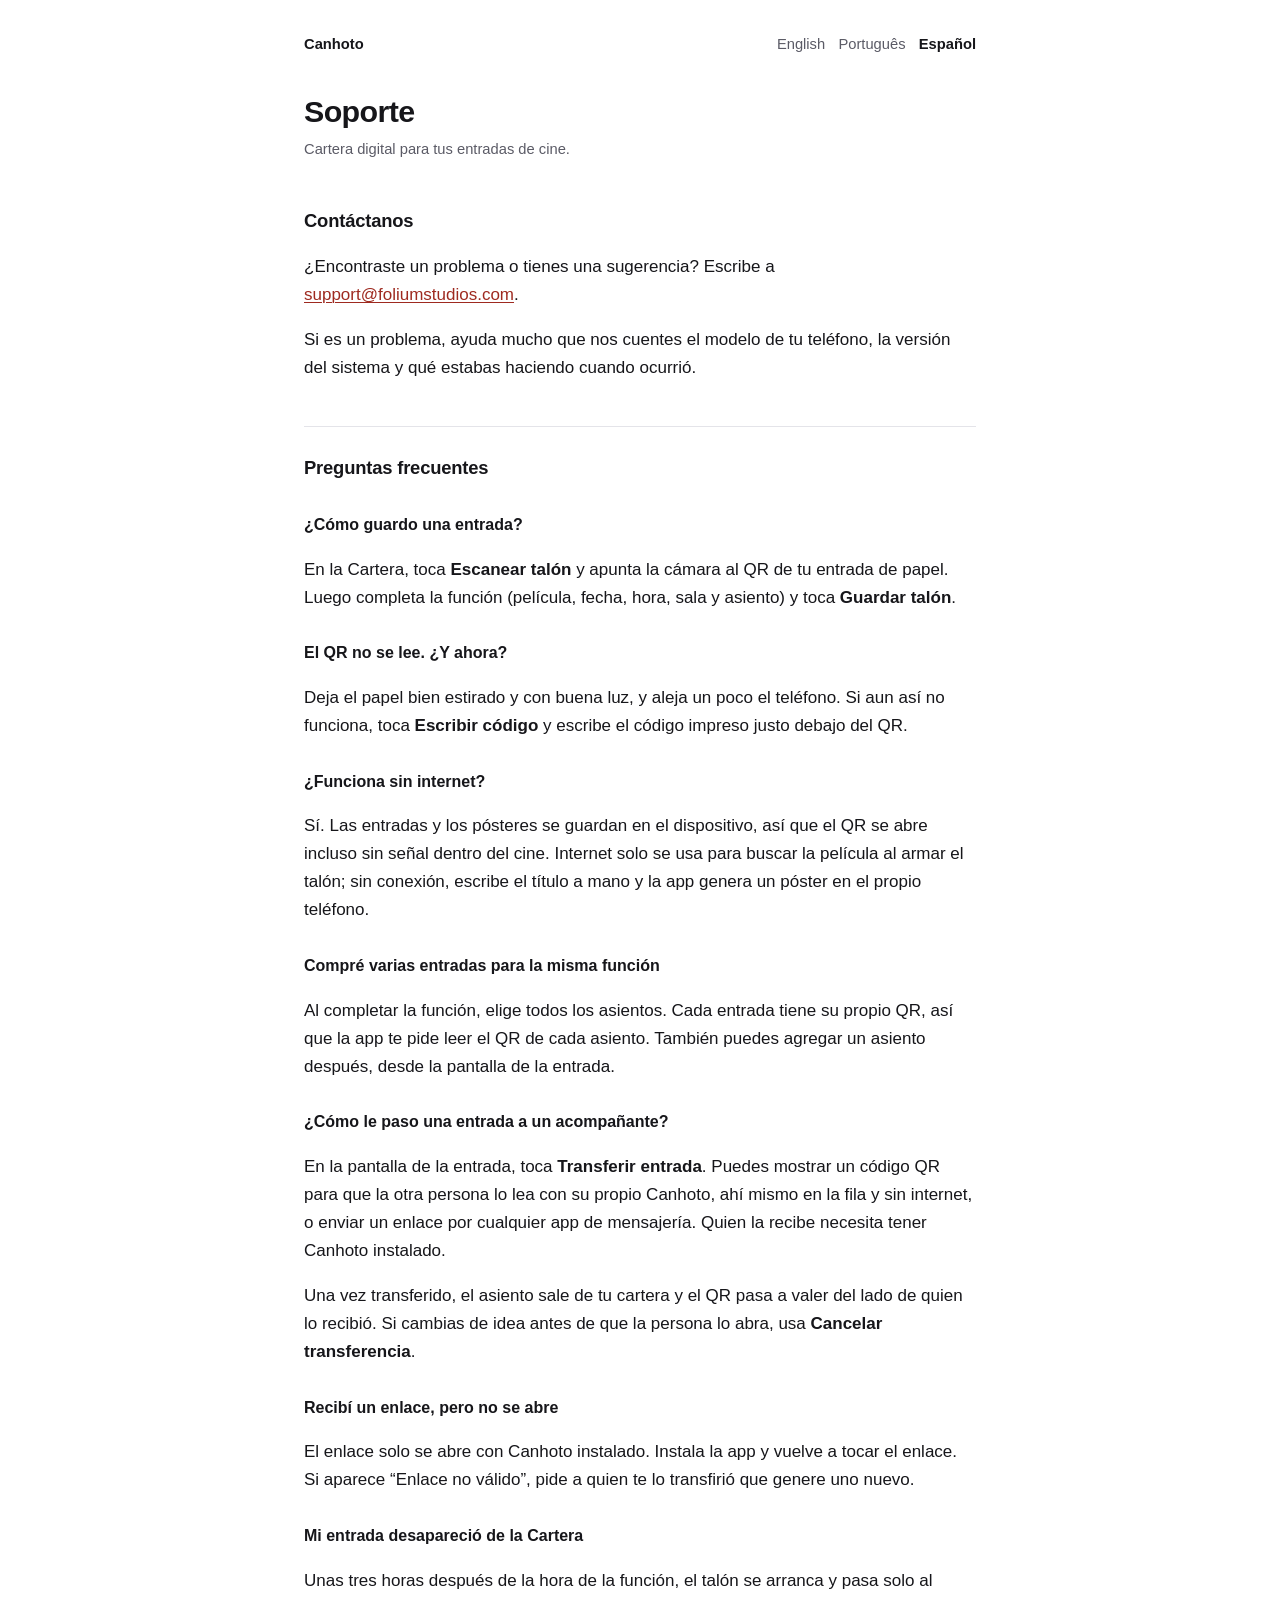
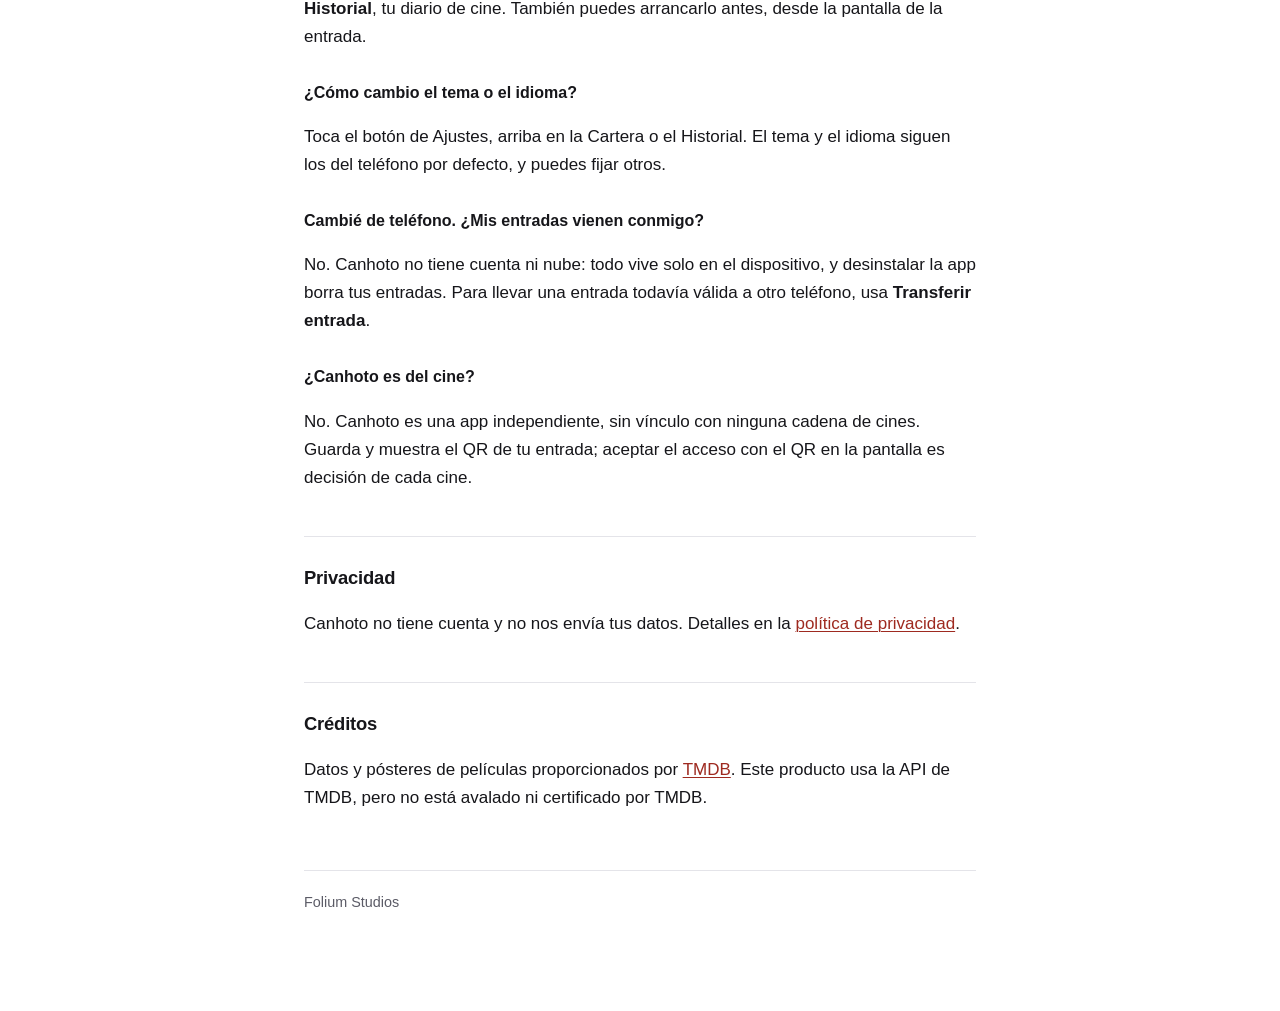
<file: canhoto/support/es/index.html>
<!DOCTYPE html>
<html lang="es" class="app-canhoto">
<head>
<meta charset="utf-8">
<meta name="viewport" content="width=device-width, initial-scale=1">
<title>Soporte · Canhoto</title>
<meta name="description" content="Soporte y preguntas frecuentes de la app Canhoto, de Folium Studios.">
<link rel="canonical" href="https://apps.foliumstudios.com/canhoto/support/es/">
<link rel="alternate" hreflang="en" href="https://apps.foliumstudios.com/canhoto/support/">
<link rel="alternate" hreflang="pt-BR" href="https://apps.foliumstudios.com/canhoto/support/pt/">
<link rel="alternate" hreflang="es" href="https://apps.foliumstudios.com/canhoto/support/es/">
<link rel="alternate" hreflang="x-default" href="https://apps.foliumstudios.com/canhoto/support/">
<link rel="stylesheet" href="../../../style.css">
</head>
<body>

<nav class="top">
  <a class="app" href="../../">Canhoto</a>
  <ul class="langs">
    <li><a href="../" hreflang="en" lang="en">English</a></li>
    <li><a href="../pt/" hreflang="pt-BR" lang="pt-BR">Português</a></li>
    <li><a href="./" hreflang="es" lang="es" aria-current="page">Español</a></li>
  </ul>
</nav>

<main>

<h1>Soporte</h1>
<p class="date">Cartera digital para tus entradas de cine.</p>

<h2>Contáctanos</h2>
<p>¿Encontraste un problema o tienes una sugerencia? Escribe a
<a href="mailto:support@foliumstudios.com">support@foliumstudios.com</a>.</p>
<p>Si es un problema, ayuda mucho que nos cuentes el modelo de tu teléfono, la
versión del sistema y qué estabas haciendo cuando ocurrió.</p>

<h2>Preguntas frecuentes</h2>

<h3>¿Cómo guardo una entrada?</h3>
<p>En la Cartera, toca <strong>Escanear talón</strong> y apunta la cámara al
QR de tu entrada de papel. Luego completa la función (película, fecha, hora,
sala y asiento) y toca <strong>Guardar talón</strong>.</p>

<h3>El QR no se lee. ¿Y ahora?</h3>
<p>Deja el papel bien estirado y con buena luz, y aleja un poco el teléfono.
Si aun así no funciona, toca <strong>Escribir código</strong> y escribe el
código impreso justo debajo del QR.</p>

<h3>¿Funciona sin internet?</h3>
<p>Sí. Las entradas y los pósteres se guardan en el dispositivo, así que el
QR se abre incluso sin señal dentro del cine. Internet solo se usa para buscar
la película al armar el talón; sin conexión, escribe el título a mano y la app
genera un póster en el propio teléfono.</p>

<h3>Compré varias entradas para la misma función</h3>
<p>Al completar la función, elige todos los asientos. Cada entrada tiene su
propio QR, así que la app te pide leer el QR de cada asiento. También puedes
agregar un asiento después, desde la pantalla de la entrada.</p>

<h3>¿Cómo le paso una entrada a un acompañante?</h3>
<p>En la pantalla de la entrada, toca <strong>Transferir entrada</strong>.
Puedes mostrar un código QR para que la otra persona lo lea con su propio
Canhoto, ahí mismo en la fila y sin internet, o enviar un enlace por
cualquier app de mensajería. Quien la recibe necesita tener Canhoto
instalado.</p>
<p>Una vez transferido, el asiento sale de tu cartera y el QR pasa a valer del
lado de quien lo recibió. Si cambias de idea antes de que la persona lo abra,
usa <strong>Cancelar transferencia</strong>.</p>

<h3>Recibí un enlace, pero no se abre</h3>
<p>El enlace solo se abre con Canhoto instalado. Instala la app y vuelve a
tocar el enlace. Si aparece “Enlace no válido”, pide a quien te lo transfirió
que genere uno nuevo.</p>

<h3>Mi entrada desapareció de la Cartera</h3>
<p>Unas tres horas después de la hora de la función, el talón se arranca y
pasa solo al <strong>Historial</strong>, tu diario de cine. También puedes
arrancarlo antes, desde la pantalla de la entrada.</p>

<h3>¿Cómo cambio el tema o el idioma?</h3>
<p>Toca el botón de Ajustes, arriba en la Cartera o el Historial. El tema y el
idioma siguen los del teléfono por defecto, y puedes fijar otros.</p>

<h3>Cambié de teléfono. ¿Mis entradas vienen conmigo?</h3>
<p>No. Canhoto no tiene cuenta ni nube: todo vive solo en el dispositivo, y
desinstalar la app borra tus entradas. Para llevar una entrada todavía válida
a otro teléfono, usa <strong>Transferir entrada</strong>.</p>

<h3>¿Canhoto es del cine?</h3>
<p>No. Canhoto es una app independiente, sin vínculo con ninguna cadena de
cines. Guarda y muestra el QR de tu entrada; aceptar el acceso con el QR en la
pantalla es decisión de cada cine.</p>

<h2>Privacidad</h2>
<p>Canhoto no tiene cuenta y no nos envía tus datos. Detalles en la
<a href="../../privacy/es/">política de privacidad</a>.</p>

<h2>Créditos</h2>
<p>Datos y pósteres de películas proporcionados por
<a href="https://www.themoviedb.org/">TMDB</a>. Este producto usa la API de
TMDB, pero no está avalado ni certificado por TMDB.</p>

<footer>Folium Studios</footer>

</main>
</body>
</html>
</file>
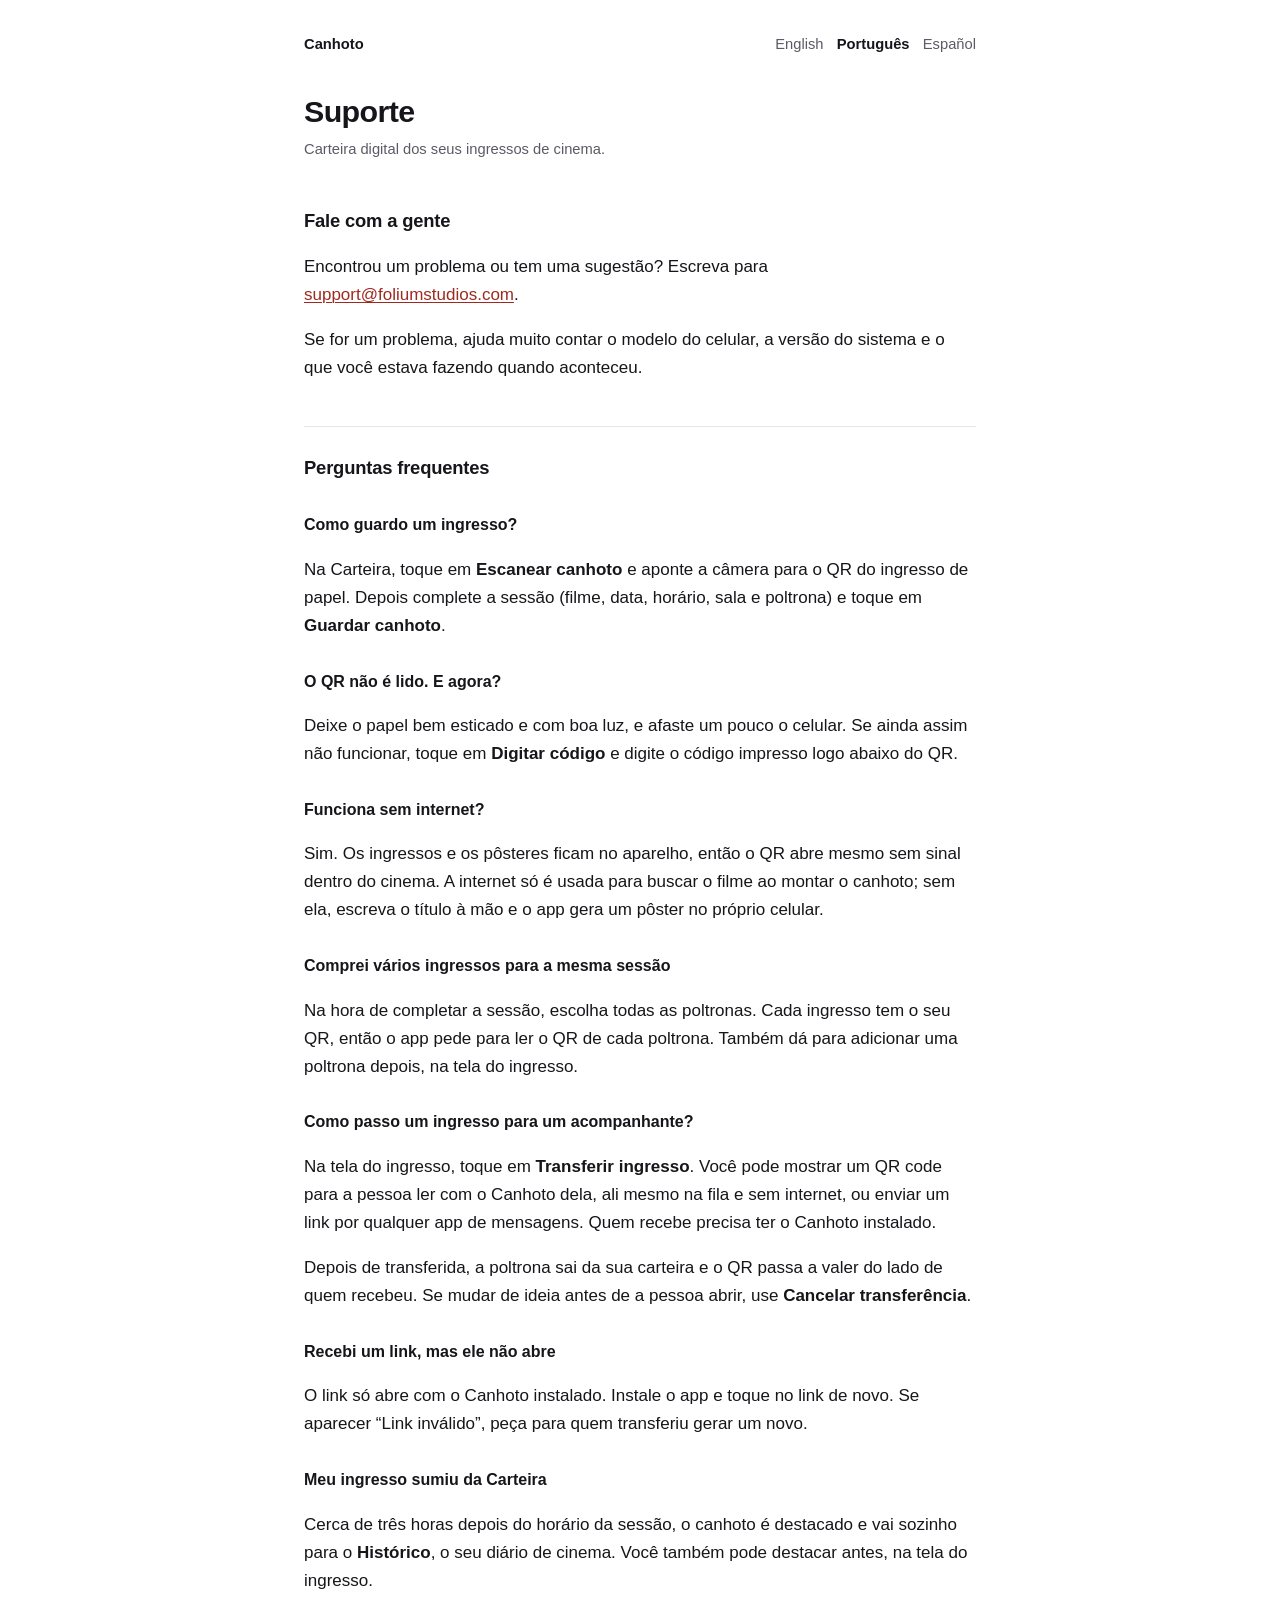
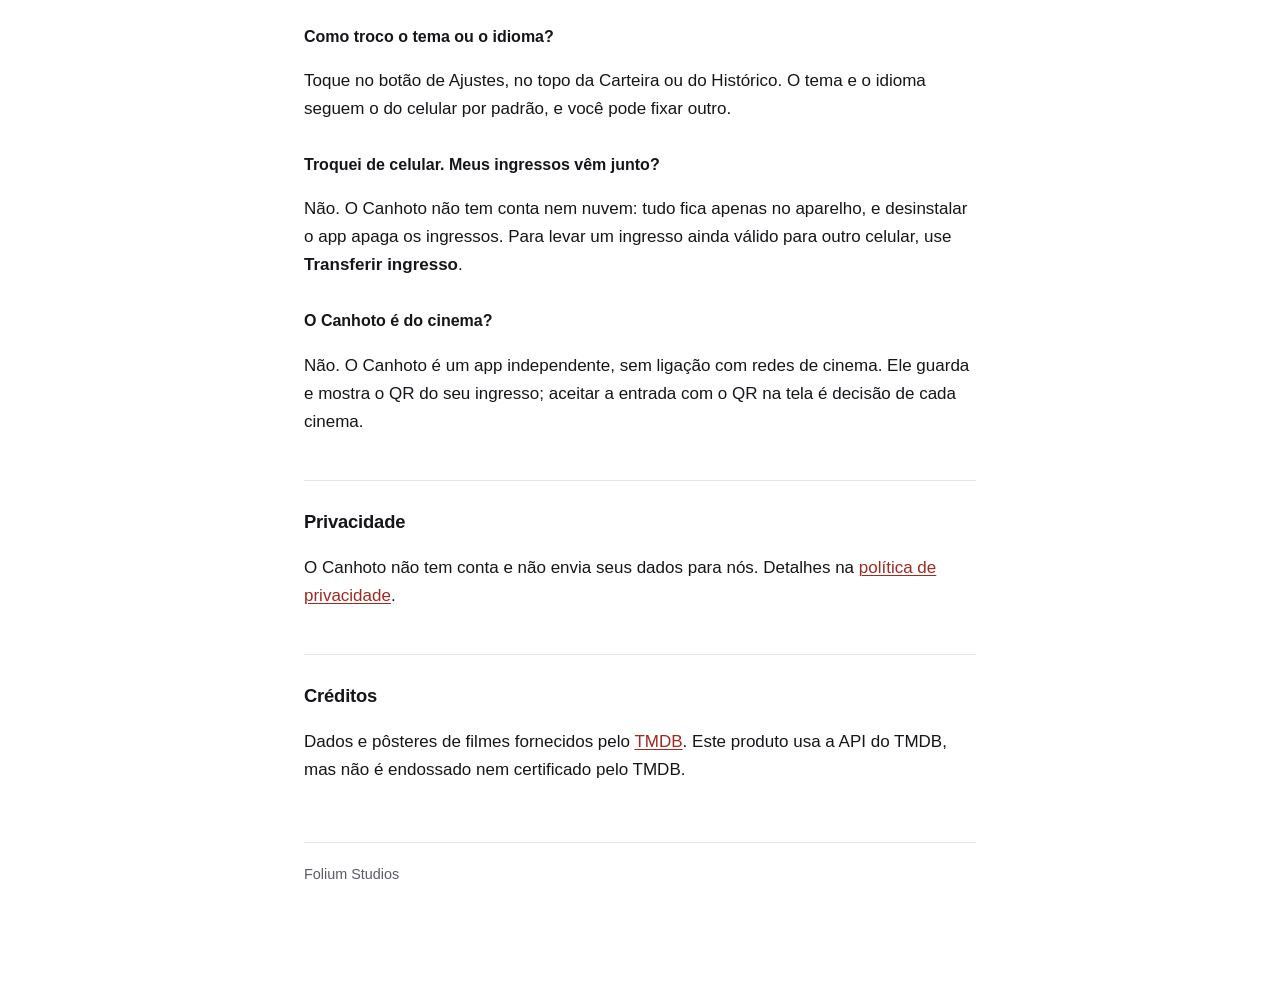
<file: canhoto/support/pt/index.html>
<!DOCTYPE html>
<html lang="pt-BR" class="app-canhoto">
<head>
<meta charset="utf-8">
<meta name="viewport" content="width=device-width, initial-scale=1">
<title>Suporte · Canhoto</title>
<meta name="description" content="Suporte e perguntas frequentes do app Canhoto, da Folium Studios.">
<link rel="canonical" href="https://apps.foliumstudios.com/canhoto/support/pt/">
<link rel="alternate" hreflang="en" href="https://apps.foliumstudios.com/canhoto/support/">
<link rel="alternate" hreflang="pt-BR" href="https://apps.foliumstudios.com/canhoto/support/pt/">
<link rel="alternate" hreflang="es" href="https://apps.foliumstudios.com/canhoto/support/es/">
<link rel="alternate" hreflang="x-default" href="https://apps.foliumstudios.com/canhoto/support/">
<link rel="stylesheet" href="../../../style.css">
</head>
<body>

<nav class="top">
  <a class="app" href="../../">Canhoto</a>
  <ul class="langs">
    <li><a href="../" hreflang="en" lang="en">English</a></li>
    <li><a href="./" hreflang="pt-BR" lang="pt-BR" aria-current="page">Português</a></li>
    <li><a href="../es/" hreflang="es" lang="es">Español</a></li>
  </ul>
</nav>

<main>

<h1>Suporte</h1>
<p class="date">Carteira digital dos seus ingressos de cinema.</p>

<h2>Fale com a gente</h2>
<p>Encontrou um problema ou tem uma sugestão? Escreva para
<a href="mailto:support@foliumstudios.com">support@foliumstudios.com</a>.</p>
<p>Se for um problema, ajuda muito contar o modelo do celular, a versão do
sistema e o que você estava fazendo quando aconteceu.</p>

<h2>Perguntas frequentes</h2>

<h3>Como guardo um ingresso?</h3>
<p>Na Carteira, toque em <strong>Escanear canhoto</strong> e aponte a câmera
para o QR do ingresso de papel. Depois complete a sessão (filme, data,
horário, sala e poltrona) e toque em <strong>Guardar canhoto</strong>.</p>

<h3>O QR não é lido. E agora?</h3>
<p>Deixe o papel bem esticado e com boa luz, e afaste um pouco o celular. Se
ainda assim não funcionar, toque em <strong>Digitar código</strong> e digite
o código impresso logo abaixo do QR.</p>

<h3>Funciona sem internet?</h3>
<p>Sim. Os ingressos e os pôsteres ficam no aparelho, então o QR abre mesmo
sem sinal dentro do cinema. A internet só é usada para buscar o filme ao
montar o canhoto; sem ela, escreva o título à mão e o app gera um pôster no
próprio celular.</p>

<h3>Comprei vários ingressos para a mesma sessão</h3>
<p>Na hora de completar a sessão, escolha todas as poltronas. Cada ingresso
tem o seu QR, então o app pede para ler o QR de cada poltrona. Também dá para
adicionar uma poltrona depois, na tela do ingresso.</p>

<h3>Como passo um ingresso para um acompanhante?</h3>
<p>Na tela do ingresso, toque em <strong>Transferir ingresso</strong>. Você
pode mostrar um QR code para a pessoa ler com o Canhoto dela, ali mesmo na
fila e sem internet, ou enviar um link por qualquer app de mensagens. Quem
recebe precisa ter o Canhoto instalado.</p>
<p>Depois de transferida, a poltrona sai da sua carteira e o QR passa a valer
do lado de quem recebeu. Se mudar de ideia antes de a pessoa abrir, use
<strong>Cancelar transferência</strong>.</p>

<h3>Recebi um link, mas ele não abre</h3>
<p>O link só abre com o Canhoto instalado. Instale o app e toque no link de
novo. Se aparecer “Link inválido”, peça para quem transferiu gerar um novo.</p>

<h3>Meu ingresso sumiu da Carteira</h3>
<p>Cerca de três horas depois do horário da sessão, o canhoto é destacado e
vai sozinho para o <strong>Histórico</strong>, o seu diário de cinema. Você
também pode destacar antes, na tela do ingresso.</p>

<h3>Como troco o tema ou o idioma?</h3>
<p>Toque no botão de Ajustes, no topo da Carteira ou do Histórico. O tema e o
idioma seguem o do celular por padrão, e você pode fixar outro.</p>

<h3>Troquei de celular. Meus ingressos vêm junto?</h3>
<p>Não. O Canhoto não tem conta nem nuvem: tudo fica apenas no aparelho, e
desinstalar o app apaga os ingressos. Para levar um ingresso ainda válido
para outro celular, use <strong>Transferir ingresso</strong>.</p>

<h3>O Canhoto é do cinema?</h3>
<p>Não. O Canhoto é um app independente, sem ligação com redes de cinema. Ele
guarda e mostra o QR do seu ingresso; aceitar a entrada com o QR na tela é
decisão de cada cinema.</p>

<h2>Privacidade</h2>
<p>O Canhoto não tem conta e não envia seus dados para nós. Detalhes na
<a href="../../privacy/pt/">política de privacidade</a>.</p>

<h2>Créditos</h2>
<p>Dados e pôsteres de filmes fornecidos pelo
<a href="https://www.themoviedb.org/">TMDB</a>. Este produto usa a API do
TMDB, mas não é endossado nem certificado pelo TMDB.</p>

<footer>Folium Studios</footer>

</main>
</body>
</html>
</file>
<file: style.css>
:root {
  --bg: #ffffff;
  --text: #16161a;
  --muted: #5b5b66;
  --line: #e4e4e9;
  --accent: #3d3d47;
}
@media (prefers-color-scheme: dark) {
  :root {
    --bg: #111114;
    --text: #e9e9ee;
    --muted: #9a9aa6;
    --line: #2a2a31;
    --accent: #c9c9d3;
  }
}
/* Per-app accent, set on <html class="app-…">. */
.app-canhoto { --accent: #9e2a20; }
@media (prefers-color-scheme: dark) {
  .app-canhoto { --accent: #f08a7e; }
}

* { box-sizing: border-box; }
body {
  margin: 0;
  padding: 32px 16px 96px;
  background: var(--bg);
  color: var(--text);
  font: 17px/1.65 -apple-system, BlinkMacSystemFont, "Segoe UI", Roboto, Helvetica, Arial, sans-serif;
  -webkit-text-size-adjust: 100%;
}
main, .top { max-width: 42rem; margin: 0 auto; }

.top {
  display: flex; flex-wrap: wrap; align-items: baseline; justify-content: space-between;
  gap: .5em 1.5em; margin-bottom: 2.5em; font-size: .92rem;
}
.top .app { color: var(--text); font-weight: 650; text-decoration: none; }
.langs { display: flex; gap: .9em; margin: 0; padding: 0; list-style: none; }
.langs li { margin: 0; }
.langs a { color: var(--muted); text-decoration: none; }
.langs a:hover { color: var(--accent); }
.langs a[aria-current="page"] { color: var(--text); font-weight: 650; }

h1 { font-size: 1.9rem; line-height: 1.2; margin: 0 0 .25em; letter-spacing: -.02em; }
h2 {
  font-size: 1.15rem; margin: 2.4em 0 .6em; letter-spacing: -.01em;
  padding-top: 1.4em; border-top: 1px solid var(--line);
}
h2:first-of-type { border-top: 0; padding-top: 0; }
h3 { font-size: 1rem; margin: 1.8em 0 .3em; }
.date { color: var(--muted); font-size: .92rem; margin: 0 0 2.5em; }
ul { padding-left: 1.2em; }
li { margin: .4em 0; }
a { color: var(--accent); text-decoration-thickness: 1px; text-underline-offset: 2px; }
strong { font-weight: 650; }
footer {
  margin-top: 4em; padding-top: 1.4em; border-top: 1px solid var(--line);
  color: var(--muted); font-size: .9rem;
}
footer a { color: inherit; }
</file>
